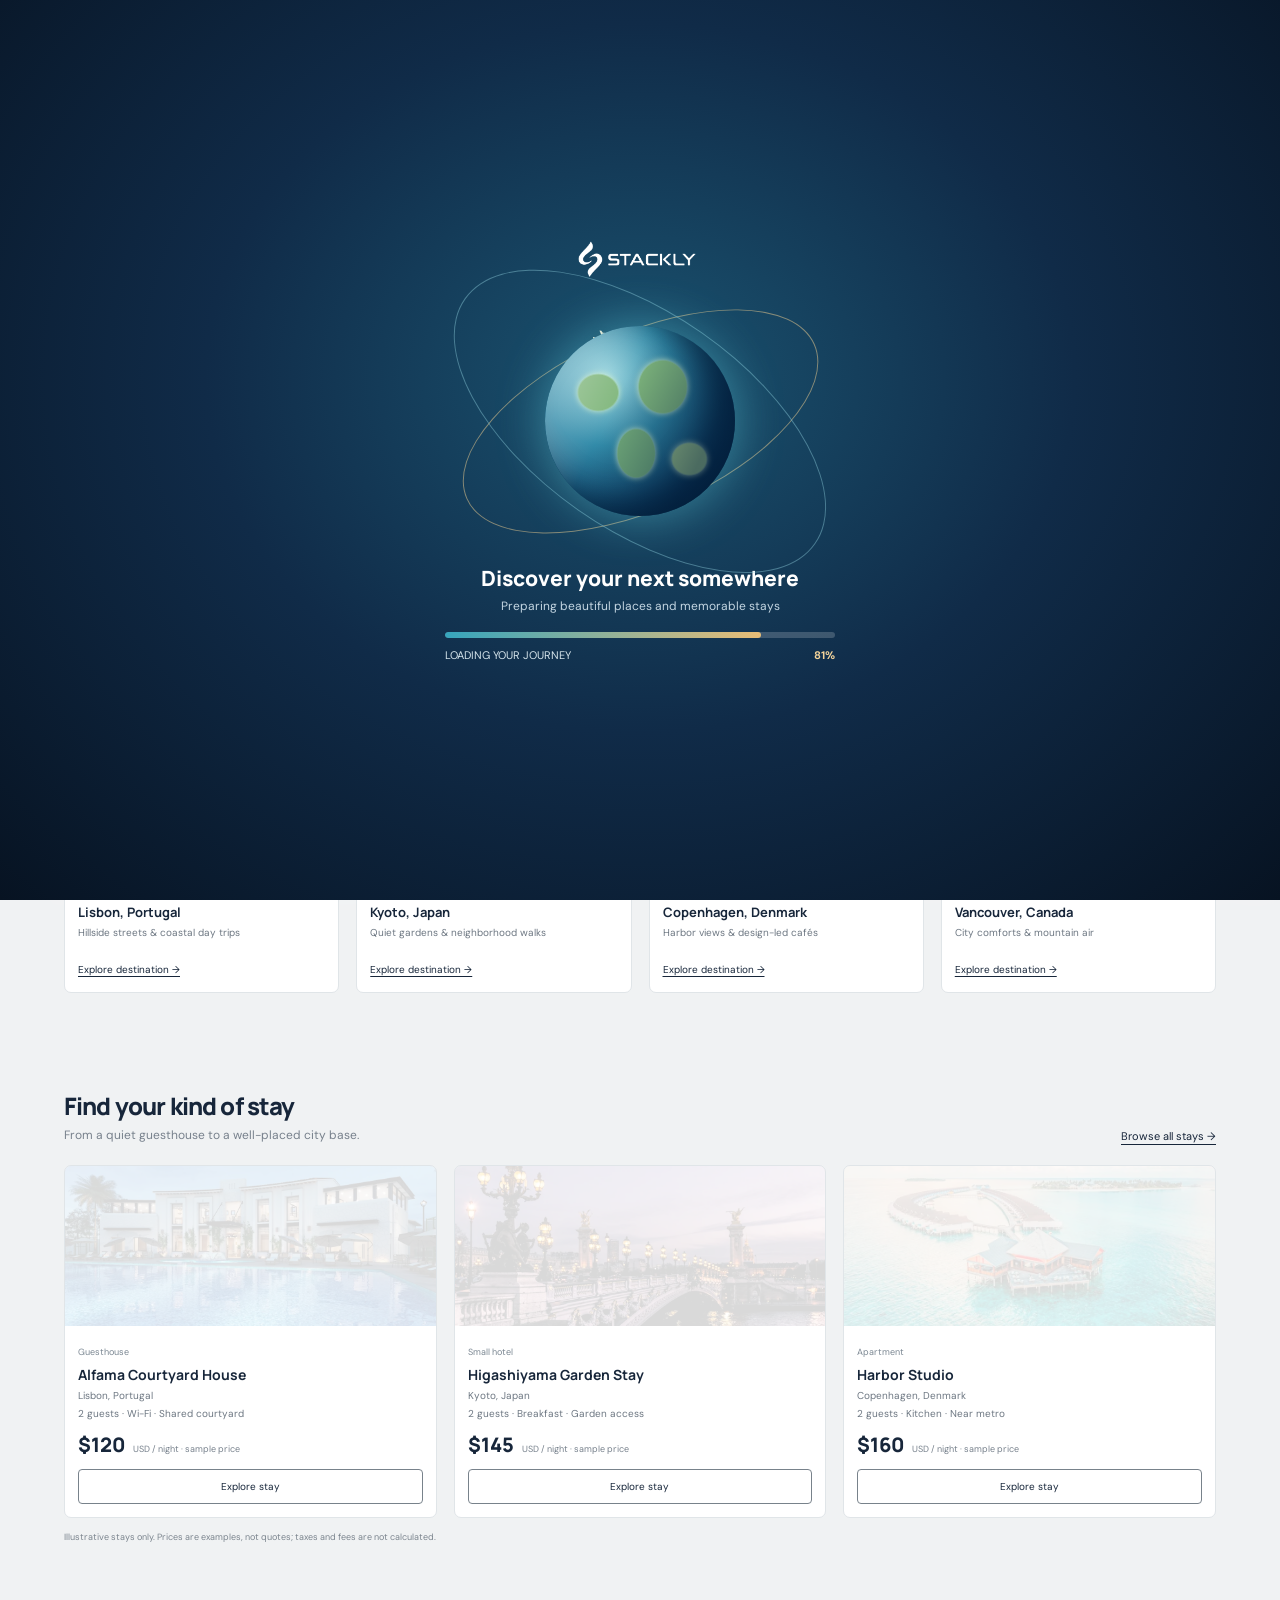
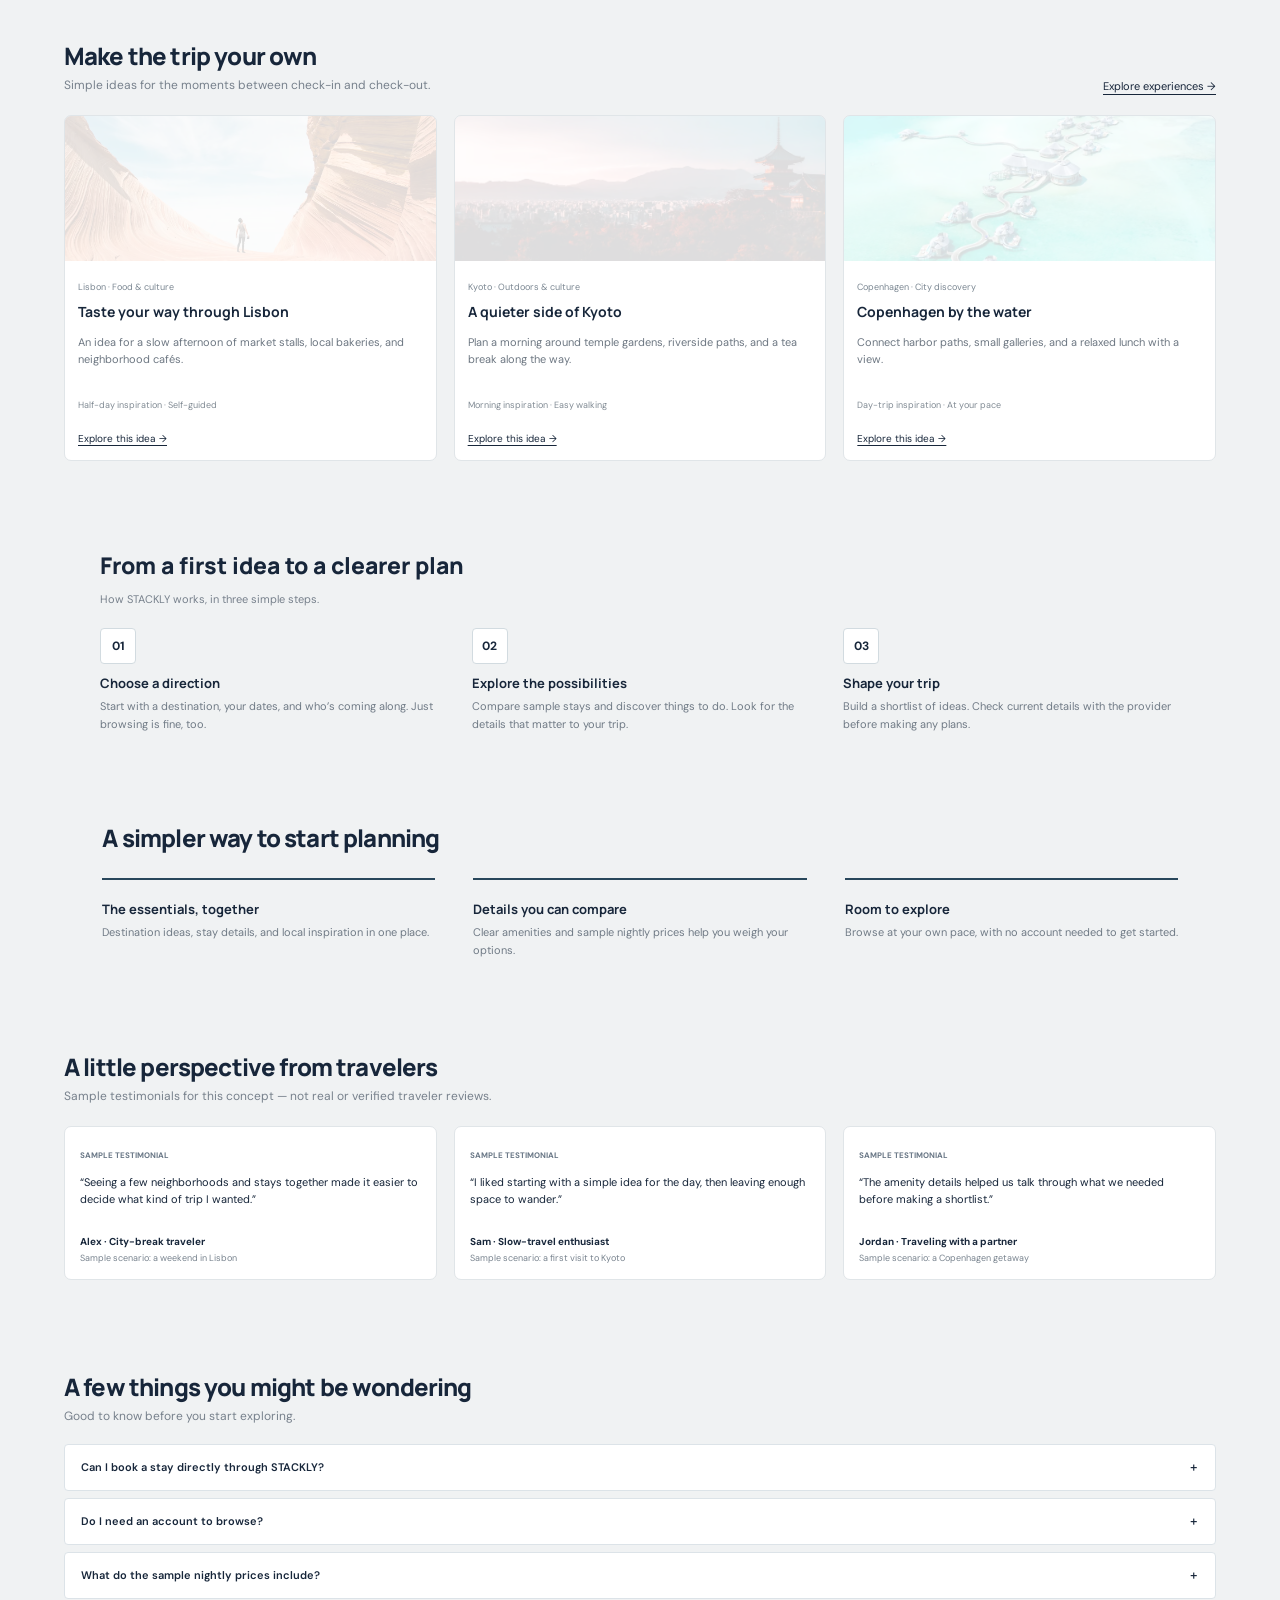
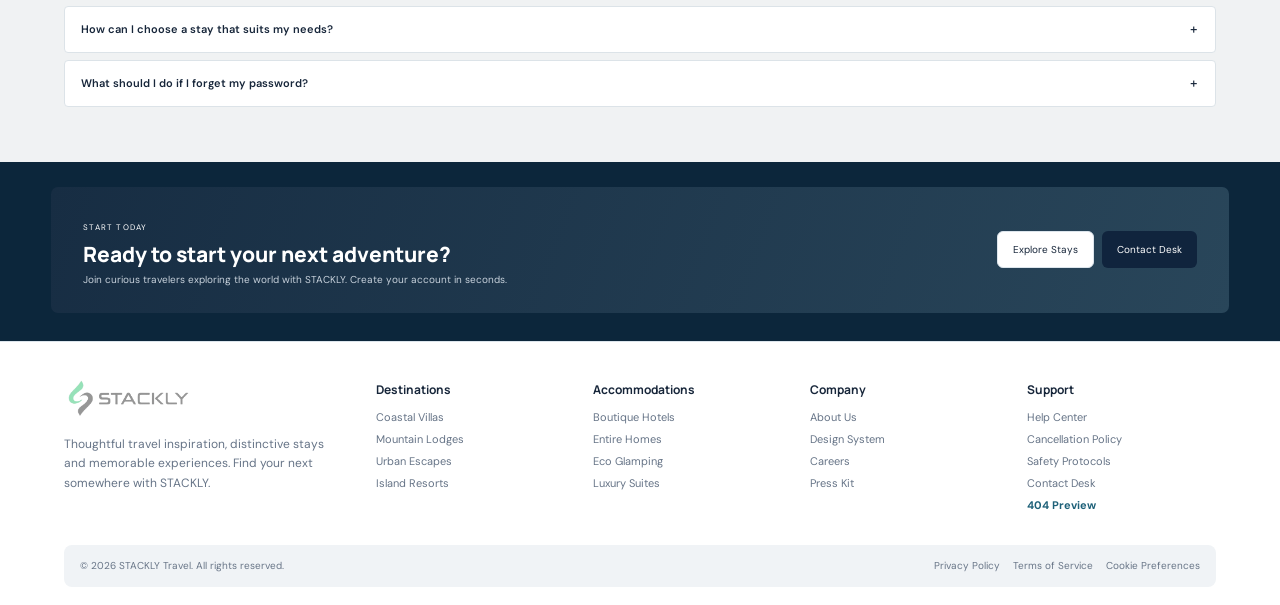
<file: index.html>
<!DOCTYPE html>
<html lang="en">
 <head>
  <meta charset="utf-8"/>
  <meta content="width=device-width,initial-scale=1" name="viewport"/>
  <meta content="#10243d" name="theme-color"/>
  <title>
   STACKLY | Your next trip starts here
  </title>
  <link href="common.css" rel="stylesheet"/>
  <link href="landing.css" rel="stylesheet"/>
 </head>
 <body>
  <main>
   <section class="hero">
    <div class="hero-inner">
     <div class="hero-copy">
      <span class="eyebrow">
       EXPLORE WITH STACKLY
      </span>
      <h1>
       Your next trip,
       <br/>
       <em>
        starting here.
       </em>
      </h1>
      <p>
       Find a place that feels like you. Explore destinations, compare stays, and make room for something new.
      </p>
     </div>
     <div class="hero-photo image-rotator" data-images="assets/home hero.webp|assets/destination/destination hero.webp|assets/hotels/hotel hero.webp">
      <img alt="A beautiful travel destination" src="assets/home hero.webp"/>
      <span>
       ✦ Find your somewhere
      </span>
     </div>
    </div>
    <form class="search-panel" id="tripSearch">
     <h2>
      &telrec;　Where would you like to go?
     </h2>
     <div class="search-grid">
      <label>
       Destination
       <input id="destination" placeholder="City or region" required=""/>
      </label>
      <label>
       Check-in
       <input id="checkin" required="" type="date"/>
      </label>
      <label>
       Check-out
       <input id="checkout" required="" type="date"/>
      </label>
      <label>
       Guests
       <select>
        <option>
         2 adults
        </option>
        <option>
         1 adult
        </option>
        <option>
         3 adults
        </option>
        <option>
         4 adults
        </option>
        <option>
         Family
        </option>
       </select>
      </label>
      <button class="btn" type="submit">
       Search　&rarr;
      </button>
     </div>
     <small>
      Browse inspiration without an account. Sample listings and prices; no live availability.
     </small>
     <p aria-live="polite" class="feedback" id="searchMessage">
     </p>
    </form>
   </section>
   <section class="section white">
    <div class="section-head">
     <div>
      <h2>
       Popular destinations
      </h2>
      <p>
       A few places to get your ideas going.
      </p>
     </div>
     <a href="404.html">
      Explore destinations &rarr;
     </a>
    </div>
    <div class="destination-grid" id="destinations">
     <article class="destination-card reveal">
      <a class="card-photo image-rotator" data-images="assets/destination/thailand.webp|assets/destination/thailand hover.webp|assets/destination/travel inspiration.webp" href="#">
       <img alt="Lisbon coast" src="assets/destination/thailand.webp"/>
      </a>
      <div>
       <h3>
        Lisbon, Portugal
       </h3>
       <p>
        Hillside streets &amp; coastal day trips
       </p>
       <a href="404.html">
        Explore destination &rarr;
       </a>
      </div>
     </article>
     <article class="destination-card reveal">
      <a class="card-photo image-rotator" data-images="assets/destination/japan.webp|assets/destination/japan hover.webp|assets/hotels/paris hover.webp" href="#">
       <img alt="Kyoto Japan" src="assets/destination/japan.webp"/>
      </a>
      <div>
       <h3>
        Kyoto, Japan
       </h3>
       <p>
        Quiet gardens &amp; neighborhood walks
       </p>
       <a href="404.html">
        Explore destination &rarr;
       </a>
      </div>
     </article>
     <article class="destination-card reveal">
      <a class="card-photo image-rotator" data-images="assets/flights/paris.webp|assets/hotels/switserland hover.webp|assets/hotels/hotel intro.webp" href="#">
       <img alt="Copenhagen harbor" src="assets/flights/paris.webp"/>
      </a>
      <div>
       <h3>
        Copenhagen, Denmark
       </h3>
       <p>
        Harbor views &amp; design-led caf&eacute;s
       </p>
       <a href="404.html">
        Explore destination &rarr;
       </a>
      </div>
     </article>
     <article class="destination-card reveal">
      <a class="card-photo image-rotator" data-images="assets/destination/thailand hover.webp|assets/hotels/maldives hover img.webp|assets/flights/maldives.webp" href="#">
       <img alt="Vancouver mountains" src="assets/destination/thailand hover.webp"/>
      </a>
      <div>
       <h3>
        Vancouver, Canada
       </h3>
       <p>
        City comforts &amp; mountain air
       </p>
       <a href="404.html">
        Explore destination &rarr;
       </a>
      </div>
     </article>
    </div>
   </section>
   <section class="section soft">
    <div class="section-head">
     <div>
      <h2>
       Find your kind of stay
      </h2>
      <p>
       From a quiet guesthouse to a well-placed city base.
      </p>
     </div>
     <a href="404.html">
      Browse all stays &rarr;
     </a>
    </div>
    <div class="stay-grid" id="stays">
     <article class="stay-card reveal">
      <a class="stay-photo image-rotator" data-images="assets/hotels/hotel intro.webp|assets/hotels/bali hover.webp|assets/hotels/hotel experience img.webp" href="#">
       <img alt="Courtyard guesthouse" src="assets/hotels/hotel intro.webp"/>
      </a>
      <div class="stay-body">
       <small>
        Guesthouse
       </small>
       <h3>
        Alfama Courtyard House
       </h3>
       <p>
        Lisbon, Portugal
       </p>
       <p>
        2 guests &middot; Wi-Fi &middot; Shared courtyard
       </p>
       <div class="price">
        <b>
         $120
        </b>
        <span>
         USD / night &middot; sample price
        </span>
       </div>
       <a class="outline-btn" href="404.html">
        Explore stay
       </a>
      </div>
     </article>
     <article class="stay-card reveal">
      <a class="stay-photo image-rotator" data-images="assets/hotels/paris hover.webp|assets/hotels/dubai hover img.webp|assets/hotels/manali hover.webp" href="#">
       <img alt="Small boutique hotel" src="assets/hotels/paris hover.webp"/>
      </a>
      <div class="stay-body">
       <small>
        Small hotel
       </small>
       <h3>
        Higashiyama Garden Stay
       </h3>
       <p>
        Kyoto, Japan
       </p>
       <p>
        2 guests &middot; Breakfast &middot; Garden access
       </p>
       <div class="price">
        <b>
         $145
        </b>
        <span>
         USD / night &middot; sample price
        </span>
       </div>
       <a class="outline-btn" href="404.html">
        Explore stay
       </a>
      </div>
     </article>
     <article class="stay-card reveal">
      <a class="stay-photo image-rotator" data-images="assets/hotels/maldives hover img.webp|assets/hotels/switserland hover.webp|assets/hotels/bali hover.webp" href="#">
       <img alt="Harbor studio apartment" src="assets/hotels/maldives hover img.webp"/>
      </a>
      <div class="stay-body">
       <small>
        Apartment
       </small>
       <h3>
        Harbor Studio
       </h3>
       <p>
        Copenhagen, Denmark
       </p>
       <p>
        2 guests &middot; Kitchen &middot; Near metro
       </p>
       <div class="price">
        <b>
         $160
        </b>
        <span>
         USD / night &middot; sample price
        </span>
       </div>
       <a class="outline-btn" href="404.html">
        Explore stay
       </a>
      </div>
     </article>
    </div>
    <p class="disclaimer">
     Illustrative stays only. Prices are examples, not quotes; taxes and fees are not calculated.
    </p>
   </section>
   <section class="section white">
    <div class="section-head">
     <div>
      <h2>
       Make the trip your own
      </h2>
      <p>
       Simple ideas for the moments between check-in and check-out.
      </p>
     </div>
     <a href="#experiences">
      Explore experiences &rarr;
     </a>
    </div>
    <div class="experience-grid" id="experiences">
     <article class="experience-card reveal">
      <a class="experience-photo image-rotator" data-images="assets/destination/travel inspiration.webp|assets/destination/japan.webp|assets/destination/japan hover.webp" href="#">
       <img alt="Lisbon food and culture" src="assets/destination/travel inspiration.webp"/>
      </a>
      <div>
       <small>
        Lisbon &middot; Food &amp; culture
       </small>
       <h3>
        Taste your way through Lisbon
       </h3>
       <p>
        An idea for a slow afternoon of market stalls, local bakeries, and neighborhood caf&eacute;s.
       </p>
       <span>
        Half-day inspiration &middot; Self-guided
       </span>
       <a href="404.html">
        Explore this idea &rarr;
       </a>
      </div>
     </article>
     <article class="experience-card reveal">
      <a class="experience-photo image-rotator" data-images="assets/destination/japan.webp|assets/destination/japan hover.webp|assets/hotels/paris hover.webp" href="#">
       <img alt="Kyoto gardens" src="assets/destination/japan.webp"/>
      </a>
      <div>
       <small>
        Kyoto &middot; Outdoors &amp; culture
       </small>
       <h3>
        A quieter side of Kyoto
       </h3>
       <p>
        Plan a morning around temple gardens, riverside paths, and a tea break along the way.
       </p>
       <span>
        Morning inspiration &middot; Easy walking
       </span>
       <a href="404.html">
        Explore this idea &rarr;
       </a>
      </div>
     </article>
     <article class="experience-card reveal">
      <a class="experience-photo image-rotator" data-images="assets/flights/maldives.webp|assets/hotels/maldives hover img.webp|assets/destination/thailand.webp" href="#">
       <img alt="Harbor waterfront" src="assets/flights/maldives.webp"/>
      </a>
      <div>
       <small>
        Copenhagen &middot; City discovery
       </small>
       <h3>
        Copenhagen by the water
       </h3>
       <p>
        Connect harbor paths, small galleries, and a relaxed lunch with a view.
       </p>
       <span>
        Day-trip inspiration &middot; At your pace
       </span>
       <a href="404.html">
        Explore this idea &rarr;
       </a>
      </div>
     </article>
    </div>
   </section>
   <section class="process">
    <div class="process-inner">
     <h2>
      From a first idea to a clearer plan
     </h2>
     <p>
      How STACKLY works, in three simple steps.
     </p>
     <div class="steps">
      <article>
       <b>
        01
       </b>
       <h3>
        Choose a direction
       </h3>
       <p>
        Start with a destination, your dates, and who&rsquo;s coming along. Just browsing is fine, too.
       </p>
      </article>
      <article>
       <b>
        02
       </b>
       <h3>
        Explore the possibilities
       </h3>
       <p>
        Compare sample stays and discover things to do. Look for the details that matter to your trip.
       </p>
      </article>
      <article>
       <b>
        03
       </b>
       <h3>
        Shape your trip
       </h3>
       <p>
        Build a shortlist of ideas. Check current details with the provider before making any plans.
       </p>
      </article>
     </div>
    </div>
   </section>
   <section class="section white benefits">
    <h2>
     A simpler way to start planning
    </h2>
    <div class="benefit-grid">
     <article>
      <h3>
       The essentials, together
      </h3>
      <p>
       Destination ideas, stay details, and local inspiration in one place.
      </p>
     </article>
     <article>
      <h3>
       Details you can compare
      </h3>
      <p>
       Clear amenities and sample nightly prices help you weigh your options.
      </p>
     </article>
     <article>
      <h3>
       Room to explore
      </h3>
      <p>
       Browse at your own pace, with no account needed to get started.
      </p>
     </article>
    </div>
   </section>
   <section class="testimonials">
    <div class="section-head">
     <div>
      <h2>
       A little perspective from travelers
      </h2>
      <p>
       Sample testimonials for this concept &mdash; not real or verified traveler reviews.
      </p>
     </div>
    </div>
    <div class="testimonial-grid">
     <article>
      <small>
       SAMPLE TESTIMONIAL
      </small>
      <p>
       &ldquo;Seeing a few neighborhoods and stays together made it easier to decide what kind of trip I wanted.&rdquo;
      </p>
      <b>
       Alex &middot; City-break traveler
      </b>
      <span>
       Sample scenario: a weekend in Lisbon
      </span>
     </article>
     <article>
      <small>
       SAMPLE TESTIMONIAL
      </small>
      <p>
       &ldquo;I liked starting with a simple idea for the day, then leaving enough space to wander.&rdquo;
      </p>
      <b>
       Sam &middot; Slow-travel enthusiast
      </b>
      <span>
       Sample scenario: a first visit to Kyoto
      </span>
     </article>
     <article>
      <small>
       SAMPLE TESTIMONIAL
      </small>
      <p>
       &ldquo;The amenity details helped us talk through what we needed before making a shortlist.&rdquo;
      </p>
      <b>
       Jordan &middot; Traveling with a partner
      </b>
      <span>
       Sample scenario: a Copenhagen getaway
      </span>
     </article>
    </div>
   </section>
   <section class="section white faq">
    <h2>
     A few things you might be wondering
    </h2>
    <p>
     Good to know before you start exploring.
    </p>
    <div class="faq-list">
     <details>
      <summary>
       Can I book a stay directly through STACKLY?
       <b>
        ＋
       </b>
      </summary>
      <p>
       This frontend concept is for browsing and inspiration. Contact the accommodation provider to confirm availability and make a reservation.
      </p>
     </details>
     <details>
      <summary>
       Do I need an account to browse?
       <b>
        ＋
       </b>
      </summary>
      <p>
       No. You can explore destinations, sample stays, and trip ideas without creating an account.
      </p>
     </details>
     <details>
      <summary>
       What do the sample nightly prices include?
       <b>
        ＋
       </b>
      </summary>
      <p>
       They are illustrative examples only and are not live quotes. Taxes, fees, and availability are not calculated.
      </p>
     </details>
     <details>
      <summary>
       How can I choose a stay that suits my needs?
       <b>
        ＋
       </b>
      </summary>
      <p>
       Compare location, amenities, guest capacity, and the details that matter most to your trip.
      </p>
     </details>
     <details>
      <summary>
       What should I do if I forget my password?
       <b>
        ＋
       </b>
      </summary>
      <p>
       Use the Forgot Password link on the sign-in page to see the reset-flow demo.
      </p>
     </details>
    </div>
   </section>
   <section class="cta">
    <div>
     <small>
      START TODAY
     </small>
     <h2>
      Ready to start your next adventure?
     </h2>
     <p>
      Join curious travelers exploring the world with STACKLY. Create your account in seconds.
     </p>
    </div>
    <div>
     <a class="btn btn-light" href="404.html">
      Explore Stays
     </a>
     <a class="btn" href="support.html">
      Contact Desk
     </a>
    </div>
   </section>
  </main>
  <script src="common.js">
  </script>
  <script src="landing.js">
  </script>
 </body>
</html>
</file>
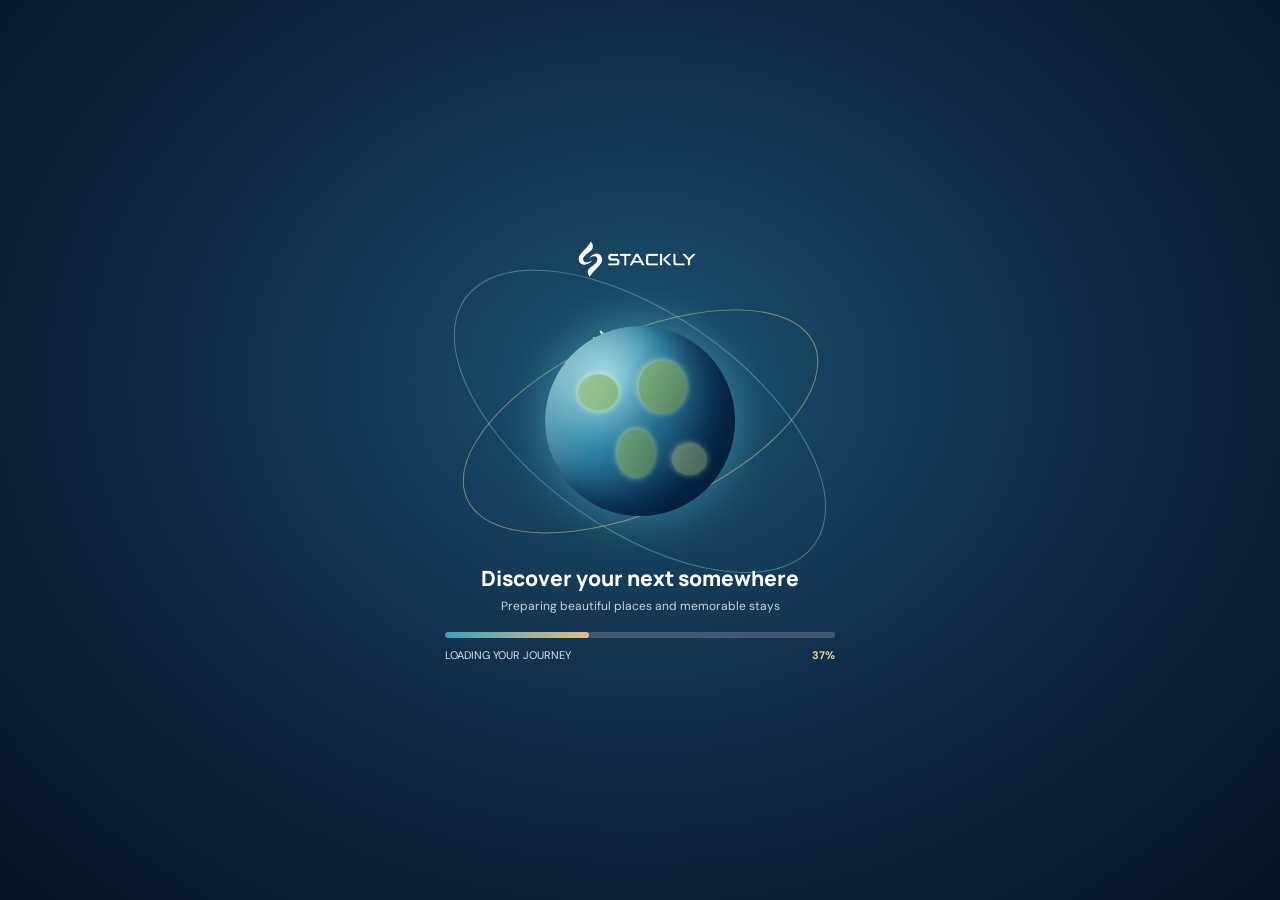
<file: forgot-password.html>
<!DOCTYPE html>
<html lang="en">
 <head>
  <meta charset="utf-8"/>
  <meta content="width=device-width,initial-scale=1" name="viewport"/>
  <title>
   STACKLY | Forgot Password
  </title>
  <link href="common.css" rel="stylesheet"/>
  <link href="auth.css" rel="stylesheet"/>
 </head>
 <body>
  <main class="auth-shell">
   <div class="auth-bg image-rotator" data-images="assets/hotels/hotel intro.webp|assets/booking/booking hero.webp|assets/about/about hero.webp">
    <img alt="Travel destination" src="assets/hotels/hotel intro.webp"/>
   </div>
   <div class="auth-topnote">
    <span>Forgot Password</span>
    <a class="auth-home-link" href="index.html" aria-label="Back to STACKLY home">← Back to Home</a>
   </div>
   <section class="auth-panel">
    <h1>
     Forgot your password?
    </h1>
    <p>
     Enter the email you used for STACKLY. We&rsquo;ll send instructions to reset your password.
    </p>
    <form id="authForm">
     <label class="auth-field">
      Email address
      <input autocomplete="email" name="email" placeholder="you@example.com" required="" type="email"/>
     </label>
     <button class="auth-submit">
      Send Reset Link
     </button>
     <p class="auth-switch">
      <a class="auth-link" href="signin.html">
       Back to Sign In
      </a>
     </p>
    </form>
    <div aria-live="polite" class="auth-message" id="authMessage">
    </div>
   </section>
   <div class="auth-footer">
    <a href="#">
     Privacy
    </a>
    <a href="#">
     Terms
    </a>
    <a href="support.html">
     Help
    </a>
   </div>
  </main>
  <script src="common.js">
  </script>
  <script src="auth.js">
  </script>
 </body>
</html>
</file>
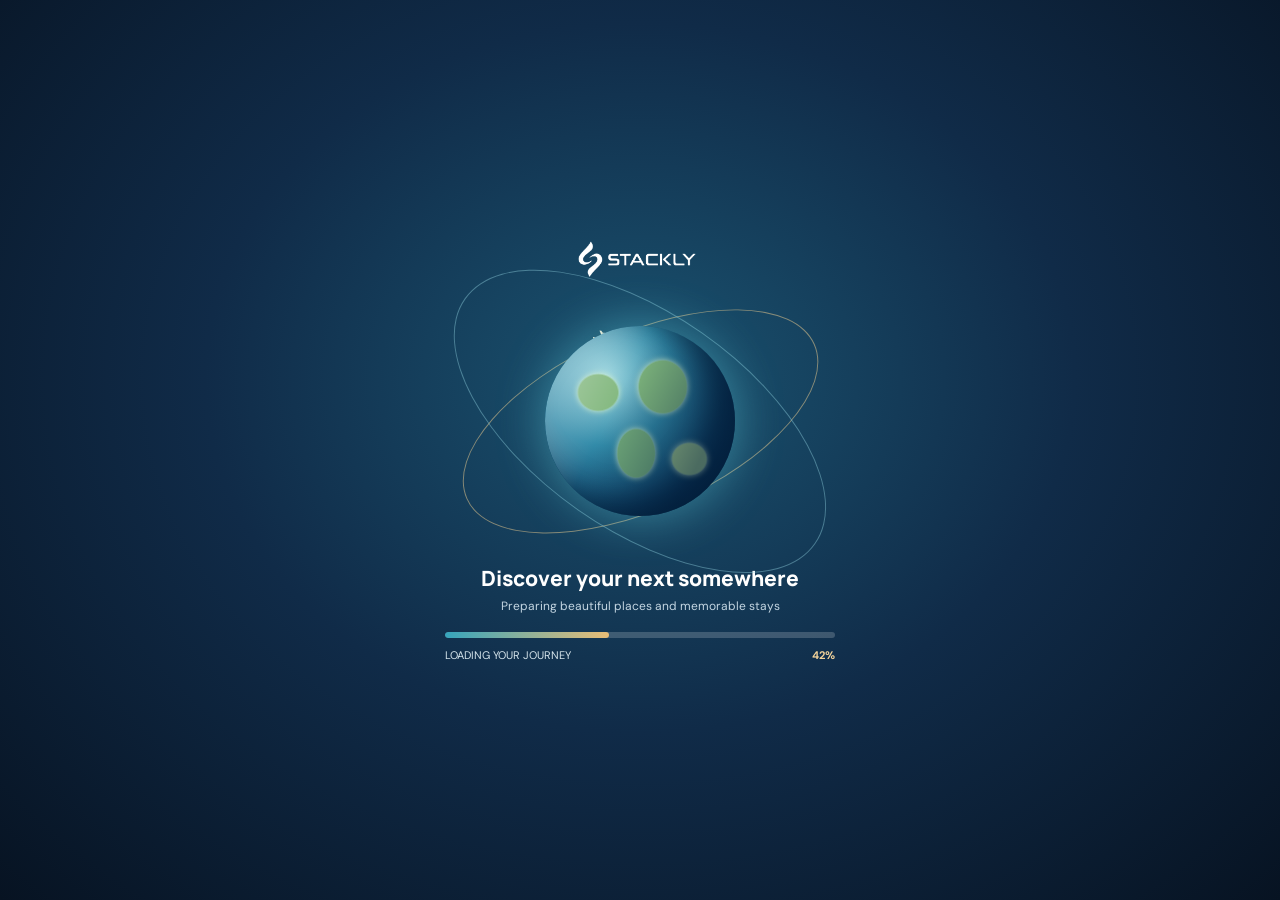
<file: reset-link.html>
<!DOCTYPE html>
<html lang="en">
 <head>
  <meta charset="utf-8"/>
  <meta content="width=device-width,initial-scale=1" name="viewport"/>
  <title>
   STACKLY | Reset Link
  </title>
  <link href="common.css" rel="stylesheet"/>
  <link href="auth.css" rel="stylesheet"/>
 </head>
 <body>
  <main class="auth-shell">
   <div class="auth-bg image-rotator" data-images="assets/hotels/hotel intro.webp|assets/booking/booking hero.webp|assets/about/about hero.webp">
    <img alt="Travel destination" src="assets/hotels/hotel intro.webp"/>
   </div>
   <div class="auth-topnote">
    <span>Reset Link</span>
    <a class="auth-home-link" href="index.html" aria-label="Back to STACKLY home">← Back to Home</a>
   </div>
   <section class="auth-panel">
    <h1>
     Check your inbox
    </h1>
    <p>
     If an account exists for this email, you&rsquo;ll receive a password reset link shortly.
    </p>
    <form id="authForm">
     <div class="auth-notice">
      <b>
       Haven&rsquo;t received an email?
      </b>
      Check your spam folder and allow a few minutes. You can request another link after the countdown.
     </div>
     <button class="auth-submit" onclick="location.href='signin.html'" type="button">
      Back to Sign In
     </button>
     <button class="auth-submit auth-disabled" disabled="" id="resendButton" style="margin-top:10px" type="button">
      Resend link in 60s
     </button>
     <p class="auth-switch">
      <a class="auth-link" href="forgot-password.html">
       Use a different email
      </a>
     </p>
    </form>
    <div aria-live="polite" class="auth-message" id="authMessage">
    </div>
   </section>
   <div class="auth-footer">
    <a href="#">
     Privacy
    </a>
    <a href="#">
     Terms
    </a>
    <a href="support.html">
     Help
    </a>
   </div>
  </main>
  <script src="common.js">
  </script>
  <script src="auth.js">
  </script>
 </body>
</html>
</file>
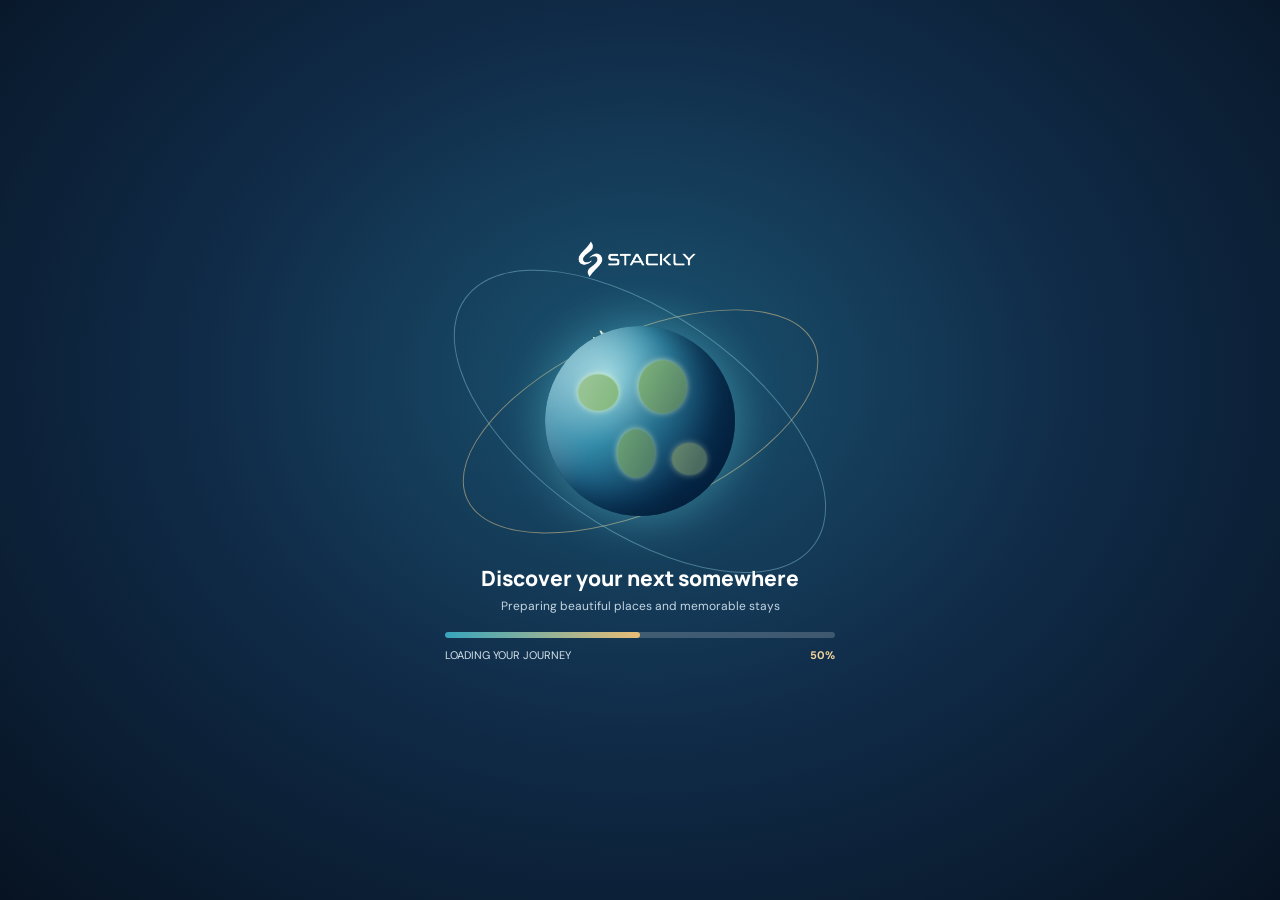
<file: signin.html>
<!DOCTYPE html>
<html lang="en">
 <head>
  <meta charset="utf-8"/>
  <meta content="width=device-width,initial-scale=1" name="viewport"/>
  <title>
   STACKLY | Sign In
  </title>
  <link href="common.css" rel="stylesheet"/>
  <link href="auth.css" rel="stylesheet"/>
 </head>
 <body>
  <main class="auth-shell">
   <div class="auth-bg image-rotator" data-images="assets/home hero.webp|assets/destination/destination hero.webp|assets/hotels/hotel hero.webp">
    <img alt="Travel destination" src="assets/home hero.webp"/>
   </div>
   <div class="auth-topnote">
    <span>Sign In</span>
    <a class="auth-home-link" href="index.html" aria-label="Back to STACKLY home">← Back to Home</a>
   </div>
   <section class="auth-panel">
    <h1>
     Welcome back
    </h1>
    <p>
     Sign in to your STACKLY account.
    </p>
    <form id="authForm">
     <label class="auth-field">
      Email address
      <input autocomplete="email" name="email" placeholder="you@example.com" required="" type="email"/>
     </label>
     <label class="auth-field">
      Password
      <span class="password-wrap">
       <input autocomplete="current-password" minlength="8" name="password" placeholder="Enter your password" required="" type="password"/>
       <button aria-label="Show password" class="password-toggle" type="button">
        ◉
       </button>
      </span>
     </label>
     <div class="auth-row">
      <label class="auth-check">
       <input type="checkbox"/>
       Remember me on this device
      </label>
      <a class="auth-link" href="forgot-password.html">
       Forgot Password?
      </a>
     </div>
     <button class="auth-submit">
      Sign In
     </button>
     <p class="auth-switch">
      New to STACKLY?
      <br/>
      <a class="auth-link" href="signup.html">
       Create Account
      </a>
     </p>
    </form>
    <div aria-live="polite" class="auth-message" id="authMessage">
    </div>
   </section>
   <div class="auth-footer">
    <a href="#">
     Privacy
    </a>
    <a href="#">
     Terms
    </a>
    <a href="support.html">
     Help
    </a>
   </div>
  </main>
  <script src="common.js">
  </script>
  <script src="auth.js">
  </script>
 </body>
</html>
</file>
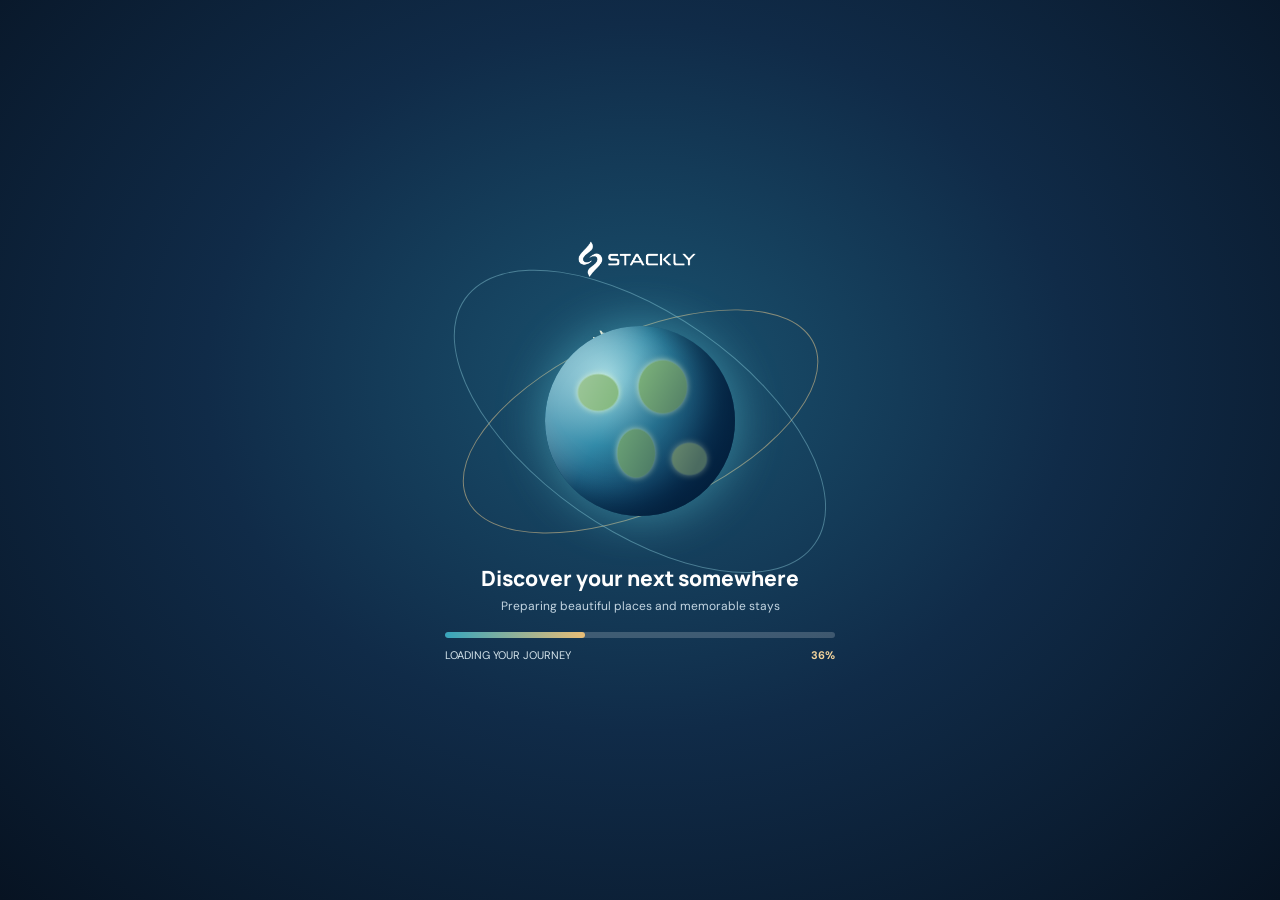
<file: signup.html>
<!DOCTYPE html>
<html lang="en">
 <head>
  <meta charset="utf-8"/>
  <meta content="width=device-width,initial-scale=1" name="viewport"/>
  <title>
   STACKLY | Create Account
  </title>
  <link href="common.css" rel="stylesheet"/>
  <link href="auth.css" rel="stylesheet"/>
 </head>
 <body>
  <main class="auth-shell">
   <div class="auth-bg image-rotator" data-images="assets/home hero.webp|assets/destination/destination hero.webp|assets/hotels/hotel hero.webp">
    <img alt="Travel destination" src="assets/home hero.webp"/>
   </div>
   <div class="auth-topnote">
    <span>Create Account</span>
    <a class="auth-home-link" href="index.html" aria-label="Back to STACKLY home">← Back to Home</a>
   </div>
   <section class="auth-panel">
    <h1>
     Start with an account
    </h1>
    <p>
     Create your STACKLY account. All fields are required.
    </p>
    <form id="authForm">
     <label class="auth-field">
      Full name
      <input autocomplete="name" name="name" placeholder="Your full name" required=""/>
     </label>
     <label class="auth-field">
      Email address
      <input autocomplete="email" name="email" placeholder="you@example.com" required="" type="email"/>
     </label>
     <label class="auth-field">
      Password
      <span class="password-wrap">
       <input minlength="8" name="password" placeholder="Create a password" required="" type="password"/>
       <button aria-label="Show password" class="password-toggle" type="button">
        ◉
       </button>
      </span>
      <small class="password-hint">
       Use at least 8 characters, including a letter and a number.
      </small>
     </label>
     <label class="auth-check">
      <input required="" type="checkbox"/>
      I agree to the Terms of Service and acknowledge the Privacy Policy.
     </label>
     <div style="height:14px">
     </div>
     <button class="auth-submit">
      Create Account
     </button>
     <p class="auth-switch">
      Already have an account?
      <br/>
      <a class="auth-link" href="signin.html">
       Sign In
      </a>
     </p>
    </form>
    <div aria-live="polite" class="auth-message" id="authMessage">
    </div>
   </section>
   <div class="auth-footer">
    <a href="#">
     Privacy
    </a>
    <a href="#">
     Terms
    </a>
    <a href="support.html">
     Help
    </a>
   </div>
  </main>
  <script src="common.js">
  </script>
  <script src="auth.js">
  </script>
 </body>
</html>
</file>
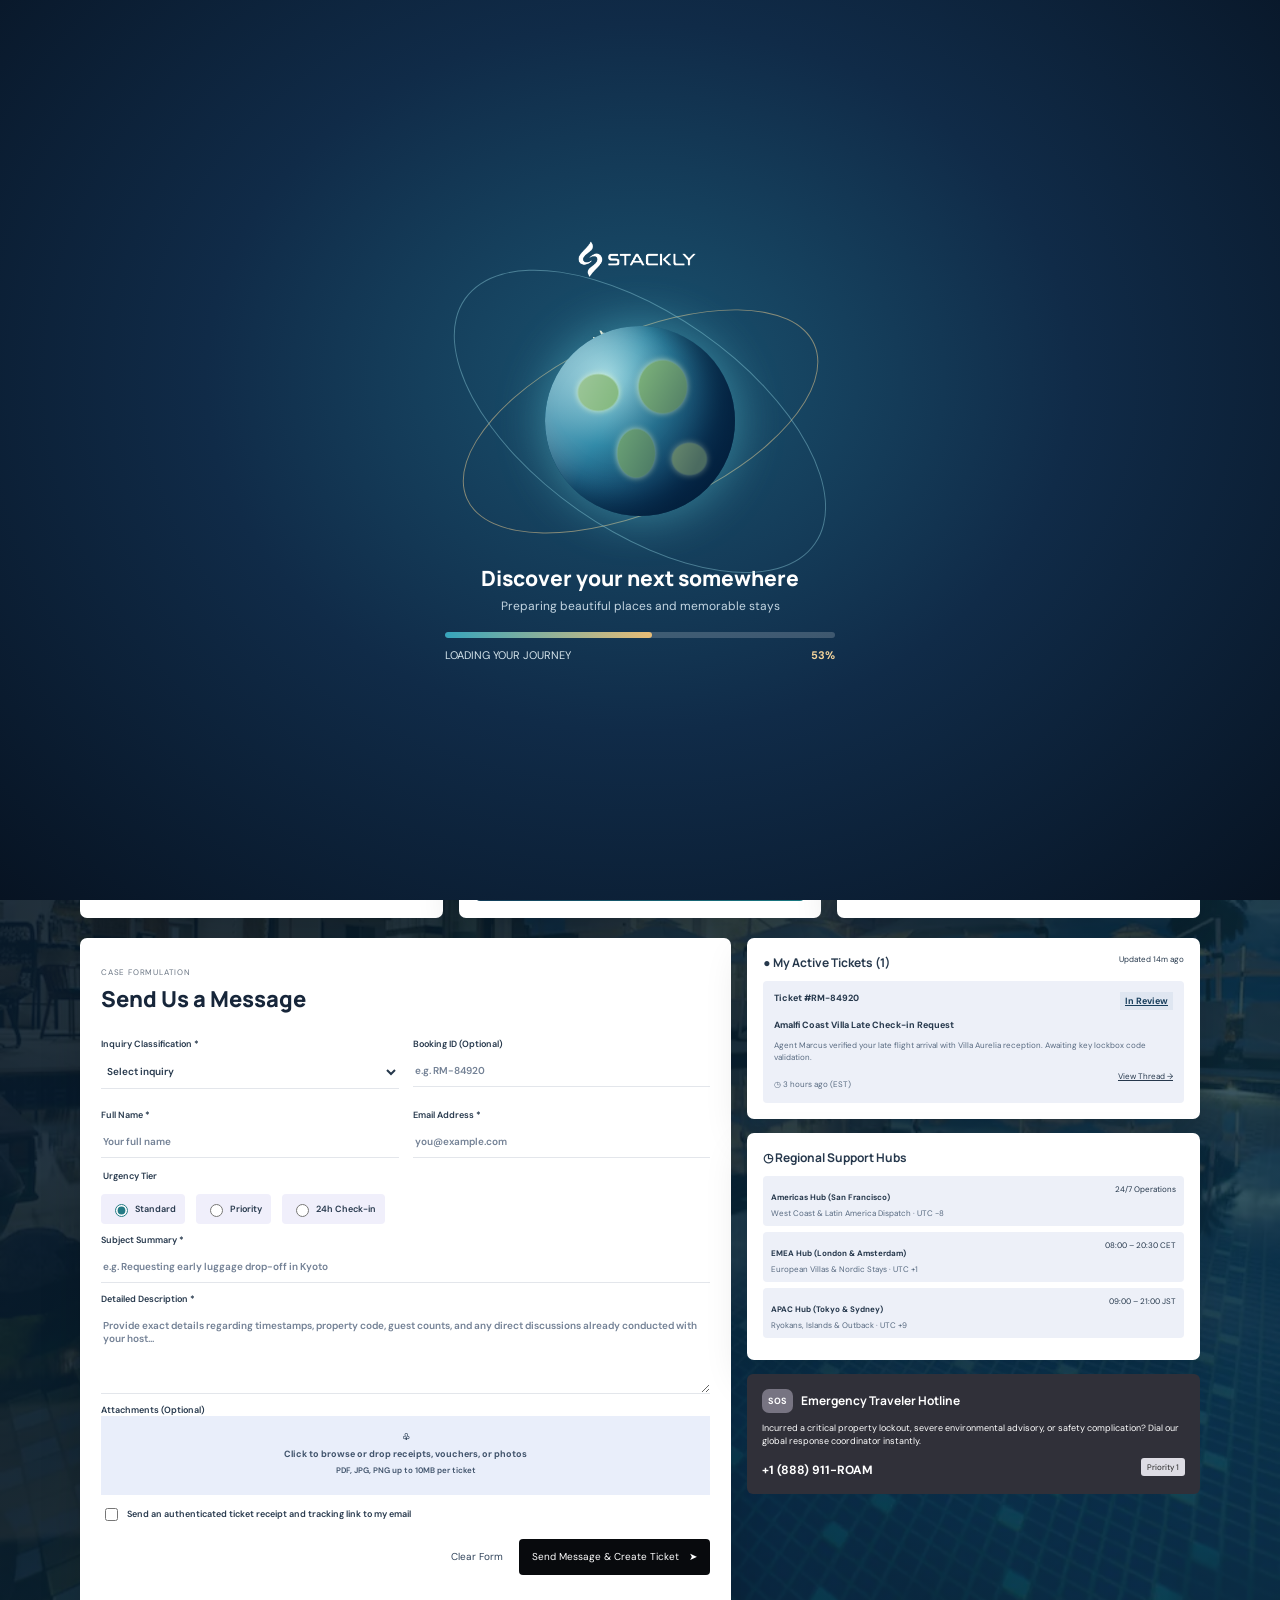
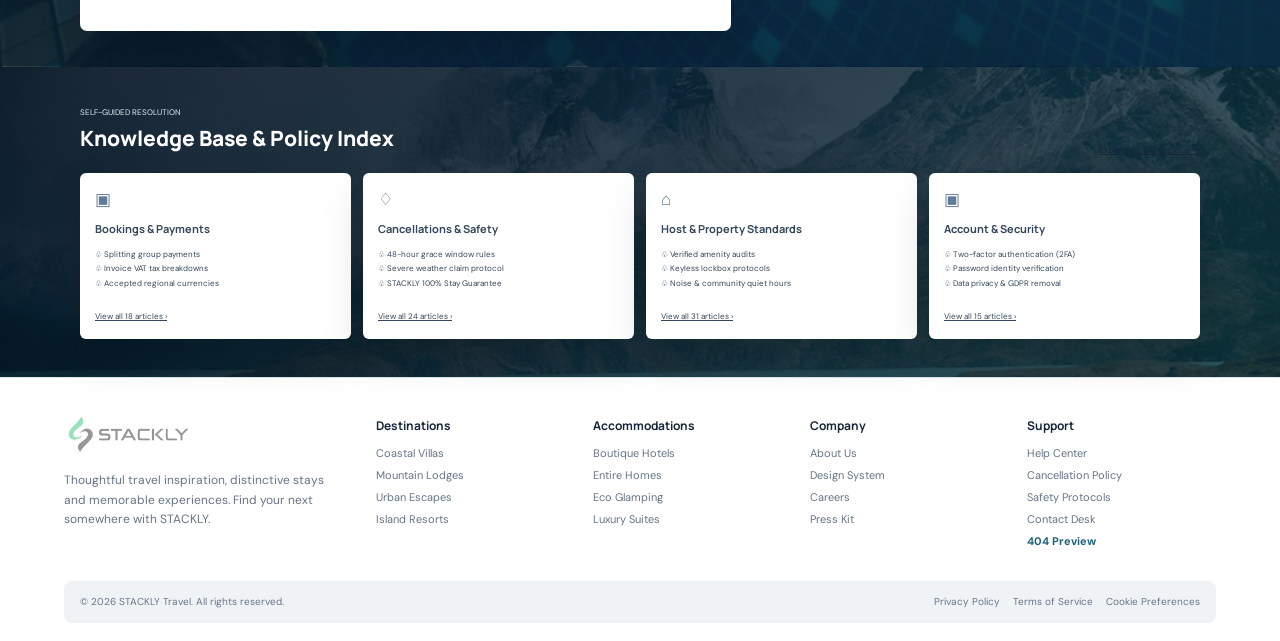
<file: support.html>
<!DOCTYPE html>
<html lang="en">
 <head>
  <meta charset="utf-8"/>
  <meta content="width=device-width,initial-scale=1" name="viewport"/>
  <title>
   STACKLY | Support Desk
  </title>
  <link href="common.css" rel="stylesheet"/>
  <link href="support.css" rel="stylesheet"/>
 </head>
 <body>
  <main>
   <section class="support-hero">
    <div class="wrap">
     <a class="support-home-link" href="index.html">
      &larr; Back to Home
     </a>
     <small class="eyebrow-support">
      ● GLOBAL CONCIERGE NETWORK &middot; 24/7 ACTIVE
     </small>
     <div class="support-title">
      <div>
       <h1>
        Contact STACKLY Support Desk
       </h1>
       <p>
        Have a question about your booking, host communication, or custom itinerary? Our team and verified regional concierge hubs are ready around the clock.
       </p>
      </div>
      <div class="shield">
       ♢
       <span>
        <b>
         STACKLY Travel Shield
        </b>
        <small>
         Active Booking Protection
        </small>
       </span>
      </div>
     </div>
     <form class="help-search" id="helpSearch">
      <input id="helpQuery" placeholder="&telrec;　Search help topics, booking IDs, cancellation policies, or FAQs..."/>
      <button>
       Find　&rarr;
      </button>
      <div class="topics">
       Frequent Inquiries:
       <button data-topic="Modify Reservation" type="button">
        Modify Reservation
       </button>
       <button data-topic="Cancellation &amp; Refunds" type="button">
        Cancellation &amp; Refunds
       </button>
       <button data-topic="Host Verification" type="button">
        Host Verification
       </button>
       <button data-topic="Emergency Assistance" type="button">
        ● Emergency Assistance
       </button>
      </div>
     </form>
     <p aria-live="polite" class="support-search-feedback" id="helpFeedback">
     </p>
    </div>
   </section>
   <section class="support-main">
    <div class="wrap">
     <div class="contact-guide">
      <b>
       How to reach our support team
      </b>
      <span>
       For a written request, complete the message form below. For urgent travel help, use Priority Phone Support or the Emergency Traveler Hotline. Live Chat and Callback buttons show frontend demo responses.
      </span>
      <a href="#ticketForm">
       Go to contact form &darr;
      </a>
     </div>
     <div class="support-options">
      <article class="support-option">
       <div class="support-card-image image-rotator"
        data-images="assets/contact/contact hero.webp|assets/flights/flight experience.webp|assets/hotels/hotel experience img.webp">
        <img alt="Travel concierge assisting a guest" src="assets/contact/contact hero.webp"/>
       </div>
       <div class="option-top">
        <label class="option-select">
         <input aria-label="Select Priority Phone Support" class="option-check" type="checkbox"/>
         <span class="checkmark">
         </span>
        </label>
        <span>
         ● Avg wait: 2 mins
        </span>
       </div>
       <h2>
        Live Concierge Chat
       </h2>
       <p>
        Immediate messaging for in-transit travelers, check-in access pins, and last-mile directions.
       </p>
       <small>
        ♢ Recommended for active same-day stays
       </small>
       <button class="support-button" data-action="chat">
        Start Live Chat　▢
       </button>
      </article>
      <article class="support-option">
       <div class="support-card-image image-rotator"
        data-images="assets/flights/flight experience.webp|assets/flights/flightd hero.webp|assets/booking/booking hero.webp">
        <img alt="Premium flight and travel assistance" src="assets/flights/flight experience.webp"/>
       </div>
       <div class="option-top">
        <label class="option-select">
         <input aria-label="Select Support Ticket" class="option-check" type="checkbox"/>
         <span class="checkmark">
         </span>
        </label>
        <span>
         Toll-Free Priority
        </span>
       </div>
       <h2>
        Priority Phone Support
       </h2>
       <p>
        Direct voice desk for urgent lockbox overrides, flight delays, and instant booking re-routes.
       </p>
       <small>
        +1 (800) 555-ROAM　 Ext: 7626
       </small>
       <button class="support-button pale" data-action="callback">
        Request Callback　♧
       </button>
      </article>
      <article class="support-option">
       <div class="support-card-image image-rotator"
        data-images="assets/hotels/hotel experience img.webp|assets/hotels/hotel hero.webp|assets/booking/booking cta.webp">
        <img alt="Hotel and accommodation support" src="assets/hotels/hotel experience img.webp"/>
       </div>
       <div class="option-top">
        <label class="option-select">
         <input aria-label="Select Live Concierge Chat" class="option-check" type="checkbox"/>
         <span class="checkmark">
         </span>
        </label>
        <span>
         SLA: &lt; 2 HR
        </span>
       </div>
       <h2>
        Submit a Support Ticket
       </h2>
       <p>
        Complex inquiries regarding itemized VAT invoices, security deposit disputes, multi-leg vouchers.
       </p>
       <small>
        ◉ Dedicated case officer assigned
       </small>
       <button class="support-button pale" data-action="ticket">
        Open New Ticket　&nearrow;
       </button>
      </article>
     </div>
     <div class="support-columns">
      <form class="ticket-form" id="ticketForm">
       <small>
        CASE FORMULATION
       </small>
       <h2>
        Send Us a Message
       </h2>
       <div class="field-grid">
        <label>
         Inquiry Classification
         <b>
          *
         </b>
         <select required="">
          <option value="">
           Select inquiry
          </option>
          <option>
           Existing Reservation
          </option>
          <option>
           Cancellation &amp; Refund
          </option>
          <option>
           Property / Host
          </option>
          <option>
           Payment
          </option>
          <option>
           Safety / Emergency
          </option>
         </select>
        </label>
        <label>
         Booking ID (Optional)
         <input placeholder="e.g. RM-84920"/>
        </label>
        <label>
         Full Name
         <b>
          *
         </b>
         <input placeholder="Your full name" required=""/>
        </label>
        <label>
         Email Address
         <b>
          *
         </b>
         <input placeholder="you@example.com" required="" type="email"/>
        </label>
       </div>
       <fieldset>
        <legend>
         Urgency Tier
        </legend>
        <label>
         <input checked="" name="urgency" type="radio" value="Standard"/>
         Standard
        </label>
        <label>
         <input name="urgency" type="radio" value="Priority"/>
         Priority
        </label>
        <label>
         <input name="urgency" type="radio" value="24h"/>
         24h Check-in
        </label>
       </fieldset>
       <label>
        Subject Summary
        <b>
         *
        </b>
        <input placeholder="e.g. Requesting early luggage drop-off in Kyoto" required=""/>
       </label>
       <label>
        Detailed Description
        <b>
         *
        </b>
        <textarea placeholder="Provide exact details regarding timestamps, property code, guest counts, and any direct discussions already conducted with your host..." required="" rows="5"></textarea>
       </label>
       <label>
        Attachments (Optional)
        <input accept="image/*,.pdf,.jpg,.png" class="file-input" id="attachments" multiple="" type="file"/>
        <span class="upload-box" onclick="document.getElementById('attachments').click()">
         ♧
         <b>
          Click to browse or drop receipts, vouchers, or photos
         </b>
         <small>
          PDF, JPG, PNG up to 10MB per ticket
         </small>
         <em id="fileNames">
         </em>
        </span>
       </label>
       <label class="consent">
        <input type="checkbox"/>
        Send an authenticated ticket receipt and tracking link to my email
       </label>
       <div class="form-actions">
        <button class="clear-button" type="reset">
         Clear Form
        </button>
        <button class="support-button">
         Send Message &amp; Create Ticket　➤
        </button>
       </div>
       <p aria-live="polite" class="form-feedback" id="ticketFeedback">
       </p>
      </form>
      <aside class="support-side">
       <section class="side-panel">
        <div class="side-head">
         <h3>
          ● My Active Tickets (1)
         </h3>
         <small>
          Updated 14m ago
         </small>
        </div>
        <div class="active-ticket">
         <b>
          Ticket #RM-84920
          <span>
           <a href="404.html">
            In Review
           </a>
          </span>
         </b>
         <strong>
          Amalfi Coast Villa Late Check-in Request
         </strong>
         <p>
          Agent Marcus verified your late flight arrival with Villa Aurelia reception. Awaiting key lockbox code validation.
         </p>
         <small>
          ◷ 3 hours ago (EST)
          <a href="404.html">
           View Thread &rarr;
          </a>
         </small>
        </div>
       </section>
       <section class="side-panel">
        <h3>
         ◷ Regional Support Hubs
        </h3>
        <div class="hub">
         <b>
          Americas Hub (San Francisco)
         </b>
         <span>
          24/7 Operations
         </span>
         <small>
          West Coast &amp; Latin America Dispatch &middot; UTC -8
         </small>
        </div>
        <div class="hub">
         <b>
          EMEA Hub (London &amp; Amsterdam)
         </b>
         <span>
          08:00 &ndash; 20:30 CET
         </span>
         <small>
          European Villas &amp; Nordic Stays &middot; UTC +1
         </small>
        </div>
        <div class="hub">
         <b>
          APAC Hub (Tokyo &amp; Sydney)
         </b>
         <span>
          09:00 &ndash; 21:00 JST
         </span>
         <small>
          Ryokans, Islands &amp; Outback &middot; UTC +9
         </small>
        </div>
       </section>
       <section class="emergency">
        <div>
         <b>
          SOS
         </b>
         <h3>
          Emergency Traveler Hotline
         </h3>
        </div>
        <p>
         Incurred a critical property lockout, severe environmental advisory, or safety complication? Dial our global response coordinator instantly.
        </p>
        <strong>
         +1 (888) 911-ROAM
        </strong>
        <span>
         Priority 1
        </span>
       </section>
      </aside>
     </div>
    </div>
   </section>
   <section class="knowledge">
    <div class="wrap">
     <div class="knowledge-head">
      <div>
       <small>
        SELF-GUIDED RESOLUTION
       </small>
       <h2>
        Knowledge Base &amp; Policy Index
       </h2>
      </div>
      <a href="404.html">
       Explore all 142 articles &rarr;
      </a>
     </div>
     <div class="knowledge-grid" id="knowledgeCards">
      <article>
       <i>
        ▣
       </i>
       <h3>
        Bookings &amp; Payments
       </h3>
       <p>
        ♧ Splitting group payments
        <br/>
        ♧ Invoice VAT tax breakdowns
        <br/>
        ♧ Accepted regional currencies
       </p>
       <a href="404.html">
        View all 18 articles &rsaquo;
       </a>
      </article>
      <article>
       <i>
        ♢
       </i>
       <h3>
        Cancellations &amp; Safety
       </h3>
       <p>
        ♧ 48-hour grace window rules
        <br/>
        ♧ Severe weather claim protocol
        <br/>
        ♧ STACKLY 100% Stay Guarantee
       </p>
       <a href="404.html">
        View all 24 articles &rsaquo;
       </a>
      </article>
      <article>
       <i>
        ⌂
       </i>
       <h3>
        Host &amp; Property Standards
       </h3>
       <p>
        ♧ Verified amenity audits
        <br/>
        ♧ Keyless lockbox protocols
        <br/>
        ♧ Noise &amp; community quiet hours
       </p>
       <a href="404.html">
        View all 31 articles &rsaquo;
       </a>
      </article>
      <article>
       <i>
        ▣
       </i>
       <h3>
        Account &amp; Security
       </h3>
       <p>
        ♧ Two-factor authentication (2FA)
        <br/>
        ♧ Password identity verification
        <br/>
        ♧ Data privacy &amp; GDPR removal
       </p>
       <a href="404.html">
        View all 15 articles &rsaquo;
       </a>
      </article>
     </div>
    </div>
   </section>
  </main>
  <div aria-atomic="true" aria-live="polite" class="toast-region" id="toastRegion">
  </div>
  <script src="common.js">
  </script>
  <script src="support.js">
  </script>
 </body>
</html>
</file>
<file: common.css>
@import url('https://fonts.googleapis.com/css2?family=DM+Sans:wght@400;500;600;700&family=Manrope:wght@400;500;600;700;800&display=swap');
:root{--ink:#17263a;--muted:#667487;--navy:#10243d;--blue:#1d6078;--teal:#45a6a0;--gold:#e8bd76;--line:#dce5ec;--paper:#f4f8fa;--lav:#f0effb;--shadow:0 18px 48px #071a2b20}*{box-sizing:border-box}html{scroll-behavior:smooth}body{margin:0;color:var(--ink);font-family:'DM Sans',sans-serif;background:#f5f8fa}a{color:inherit}button,input,select,textarea{font:inherit}.site-header{height:76px;padding:0 clamp(18px,5vw,70px);display:flex;align-items:center;justify-content:space-between;background:#fff;border-bottom:1px solid #e6ebef;position:relative;z-index:5}.brand img{width:142px;max-height:48px;object-fit:contain}.header-actions{display:flex;align-items:center;gap:12px}.header-actions a,.header-actions button,.header-actions select{font-size:12px;text-decoration:none;border:1px solid var(--line);border-radius:6px;padding:10px 16px;background:#fff;cursor:pointer}.header-actions .primary{background:var(--navy);color:#fff;border-color:var(--navy)}.header-actions a:hover,.header-actions button:hover{transform:translateY(-2px);box-shadow:0 7px 16px #10243d20}.site-footer{background:#fff;border-top:1px solid var(--line);padding:35px clamp(18px,5vw,70px) 18px}.footer-top{display:grid;grid-template-columns:1.5fr repeat(4,1fr);gap:28px}.footer-brand img{width:135px}.footer-brand p{font-size:12px;line-height:1.65;color:var(--muted);max-width:270px}.footer-col b{display:block;font:700 12px Manrope;margin:4px 0 12px}.footer-col a{display:block;font-size:11px;text-decoration:none;color:var(--muted);margin:8px 0}.footer-col a:hover{color:var(--teal)}.footer-bottom{margin-top:25px;background:#f0f3f6;border-radius:8px;padding:14px 16px;display:flex;justify-content:space-between;gap:14px;flex-wrap:wrap;font-size:10px;color:#687587}.preloader{position:fixed;inset:0;z-index:1000;background:radial-gradient(ellipse at 50% 42%,#1a5370,#102b48 48%,#071322 100%);display:grid;place-items:center;color:white;transition:opacity .65s,visibility .65s}.preloader.hide{opacity:0;visibility:hidden}.loader-inner{width:min(560px,90vw);display:flex;align-items:center;flex-direction:column;text-align:center;padding:20px}.loader-logo{width:132px;max-height:48px;object-fit:contain;filter:brightness(0) invert(1)}.loader-scene{height:285px;width:min(340px,80vw);position:relative;display:grid;place-items:center}.globe{width:190px;height:190px;border-radius:50%;position:relative;overflow:hidden;background:radial-gradient(circle at 32% 27%,#9bd6df,#328ba9 36%,#124a70 70%,#061e38);box-shadow:inset -24px -14px 30px #00162b99,0 0 48px #65d4e277;animation:floatGlobe 4s ease-in-out infinite}.globe:before{content:'';position:absolute;inset:0;background:radial-gradient(ellipse at 28% 35%,#85b981 0 10%,transparent 11%),radial-gradient(ellipse at 62% 32%,#80b77d 0 14%,transparent 15%),radial-gradient(ellipse at 48% 67%,#74ad7b 0 13%,transparent 14%),radial-gradient(ellipse at 76% 70%,#a0c68a 0 8%,transparent 9%);filter:drop-shadow(0 0 3px #d5f0c6);animation:mapMove 8s linear infinite}.globe:after{content:'';position:absolute;inset:0;border-radius:50%;background:linear-gradient(115deg,#fff6,transparent 38%,#001b3b88 78%)}.orbit{position:absolute;width:94%;height:43%;border:1px solid #e8c88d88;border-radius:50%;transform:rotate(-24deg);animation:orbitTrack 5s linear infinite}.orbit.two{width:110%;height:58%;transform:rotate(35deg);border-color:#90d0dc70}.plane{position:absolute;top:-17px;left:calc(50% - 13px);font-size:29px;line-height:1;color:#fff1d8;text-shadow:0 4px 8px #0009;display:block;transform:rotate(25deg);animation:planeBob 1.2s ease-in-out infinite alternate;z-index:3}.mini-resort{position:absolute;right:5%;bottom:20px;width:58px;height:44px;border-radius:7px 7px 3px 3px;background:linear-gradient(145deg,#f7dfb2,#bd8e4d);box-shadow:0 8px 18px #0007;display:grid;place-items:center;color:#23445a;font-size:24px;transform:perspective(90px) rotateY(-12deg)}.mini-resort:before{content:"";position:absolute;left:-7px;right:-7px;top:-7px;height:10px;background:#f8e9cc;clip-path:polygon(10% 100%,50% 0,90% 100%)}.mini-resort i{position:absolute;bottom:0;width:9px;height:17px;background:#23445a;border-radius:5px 5px 0 0}.loader-title{font:800 21px Manrope;margin:0 0 6px}.loader-sub{font-size:12px;color:#c4d6e2;margin:0 0 18px}.progress-track{height:6px;width:min(390px,80vw);background:#ffffff30;border-radius:10px;overflow:hidden}.progress-fill{height:100%;width:0;background:linear-gradient(90deg,#36a5bd,#e8bd76);border-radius:10px}.progress-meta{display:flex;justify-content:space-between;width:min(390px,80vw);font-size:11px;color:#d5e4eb;margin-top:10px}.progress-meta b{color:#f4d49b}@keyframes orbitTrack{to{transform:rotate(336deg)}}@keyframes planeBob{to{translate:0 -4px;}}@keyframes floatGlobe{50%{transform:translateY(-9px) rotate(3deg)}}@keyframes mapMove{to{transform:translateX(3%)}}.image-rotator{position:relative;overflow:hidden}.image-rotator img{width:100%;height:100%;object-fit:cover;display:block;transition:opacity .45s,transform .8s}.image-rotator:hover img{transform:scale(1.05)}.image-rotator img.fade-out{opacity:.15}.reveal{opacity:0;transform:translateY(18px);transition:opacity .65s,transform .65s}.reveal.visible{opacity:1;transform:none}.btn{border:0;border-radius:6px;background:var(--navy);color:#fff;padding:13px 20px;cursor:pointer;text-decoration:none;display:inline-flex;align-items:center;justify-content:center;gap:8px;transition:.25s}.btn:hover{background:#247b83;transform:translateY(-3px);box-shadow:0 10px 22px #0c324633}.btn-light{background:#fff;color:var(--ink);border:1px solid var(--line)}.btn-light:hover{background:#edf5f7;color:var(--ink)}@media(max-width:760px){.site-header{height:68px;padding:0 16px}.brand img{width:120px}.header-actions{gap:6px}.header-actions a,.header-actions button,.header-actions select{padding:9px 10px;font-size:10px}.footer-top{grid-template-columns:1fr 1fr}.footer-brand{grid-column:1/-1}}@media(max-width:420px){.header-actions a:first-child{display:none}.footer-top{gap:18px}.loader-scene{height:245px}.globe{width:160px;height:160px}}

.language-select{border:1px solid var(--line);border-radius:6px;background:#fff;color:var(--ink);padding:10px 12px;font-size:12px;cursor:pointer;max-width:135px}.language-select:focus{outline:2px solid var(--teal);outline-offset:2px}.footer-404{font-weight:700!important;color:var(--blue)!important}
@media(max-width:420px){.language-select{max-width:96px;padding:8px 5px;font-size:9px}}

/* Shared loader: keep the aircraft visibly orbiting the globe. */
.orbit {
  width: 112%;
  height: 62%;
  animation: aircraftOrbit 5.5s linear infinite;
}
.orbit.two {
  width: 126%;
  height: 76%;
  animation: aircraftOrbitReverse 8s linear infinite;
}
.plane {
  top: -15px;
  left: calc(50% - 13px);
  transform-origin: center;
  animation: planeBob 1.1s ease-in-out infinite alternate;
}
@keyframes aircraftOrbit {
  from { transform: rotate(-24deg); }
  to { transform: rotate(336deg); }
}
@keyframes aircraftOrbitReverse {
  from { transform: rotate(35deg); }
  to { transform: rotate(-325deg); }
}

/* Mobile navigation: keep account actions available inside the hamburger menu. */
.mobile-menu-toggle {
  display: none;
  border: 1px solid var(--line);
  border-radius: 7px;
  background: #fff;
  color: var(--navy);
  width: 42px;
  height: 42px;
  font-size: 22px;
  cursor: pointer;
}
@media (max-width: 760px) {
  .site-header { position: relative; }
  .mobile-menu-toggle { display: inline-grid; place-items: center; margin-left: auto; }
  .site-header .header-actions {
    display: none;
    position: absolute;
    top: calc(100% + 1px);
    right: 12px;
    left: 12px;
    padding: 14px;
    background: rgba(255,255,255,.98);
    border: 1px solid var(--line);
    border-radius: 0 0 12px 12px;
    box-shadow: 0 16px 35px rgba(7,26,43,.2);
    flex-direction: column;
    align-items: stretch;
    gap: 10px;
    z-index: 30;
  }
  .site-header .header-actions.menu-open { display: flex; }
  .site-header .header-actions a,
  .site-header .header-actions select { width: 100%; min-height: 44px; text-align: center; font-size: 13px; }
  .site-header .header-actions a:first-child { display: block; }
}
</file>
<file: landing.css>
.hero{padding:44px clamp(20px,5vw,70px) 34px;background:linear-gradient(125deg,#e8f0f4,#f7f6f1 54%,#e7f1ef)}.hero-inner{max-width:1250px;margin:auto;display:grid;grid-template-columns:1fr .8fr;gap:50px;align-items:center}.eyebrow{display:inline-block;background:#183b58;color:#fff;border-radius:30px;padding:8px 14px;font-size:9px;letter-spacing:.13em;font-weight:700}.hero h1{font:800 clamp(40px,5vw,66px)/1.06 Manrope;margin:19px 0 14px;letter-spacing:-.05em}.hero h1 em{font-style:normal;color:#277c82}.hero-copy p{max-width:460px;color:#647284;line-height:1.7;font-size:14px}.hero-photo{height:235px;border-radius:17px;box-shadow:var(--shadow)}.hero-photo span{position:absolute;bottom:17px;left:20px;color:#fff;font-size:12px;font-weight:700;text-shadow:0 2px 8px #000}.hero-photo:after{content:'';position:absolute;inset:45% 0 0;background:linear-gradient(transparent,#061b2c99)}.search-panel{max-width:1250px;margin:34px auto 0;padding:20px 22px 16px;background:#fff;border:1px solid #dbe4e9;border-radius:11px;box-shadow:0 15px 35px #18354a10}.search-panel h2{font:700 15px Manrope;margin:0 0 14px}.search-grid{display:grid;grid-template-columns:1.15fr 1fr 1fr 1fr auto;gap:11px;align-items:end}.search-grid label{font-size:10px;font-weight:700;display:grid;gap:7px}.search-grid input,.search-grid select{width:100%;height:40px;border:1px solid #d8dfe4;border-radius:5px;padding:0 10px;min-width:0;font-size:11px;background:white}.search-grid .btn{height:40px;padding:0 21px}.search-panel>small{display:block;color:#77818c;font-size:10px;margin-top:12px}.feedback{font-size:11px;color:#267b72;margin:6px 0 0;min-height:0}.section{padding:48px clamp(20px,5vw,70px)}.white{background:#fff}.soft{background:#f3f6f7}.section-head{max-width:1250px;margin:0 auto 22px;display:flex;align-items:end;justify-content:space-between;gap:20px}.section-head h2,.section h2,.testimonials h2{font:800 24px Manrope;margin:0 0 5px;letter-spacing:-.035em}.section-head p,.faq>p{font-size:12px;color:#77818c;margin:0}.section-head>a{font-size:11px;text-underline-offset:4px;white-space:nowrap}.destination-grid,.stay-grid,.experience-grid,.testimonial-grid{max-width:1250px;margin:auto;display:grid;gap:17px}.destination-grid{grid-template-columns:repeat(4,1fr)}.destination-card,.stay-card,.experience-card,.testimonial-grid article{border:1px solid #e0e5e8;border-radius:7px;overflow:hidden;background:white;transition:.28s}.destination-card:hover,.stay-card:hover,.experience-card:hover,.testimonial-grid article:hover{transform:translateY(-5px);box-shadow:0 16px 35px #122b401c;border-color:#a7c6c8}.card-photo{height:142px;display:block}.destination-card>div{padding:12px 13px 14px}.destination-card h3{font:700 13px Manrope;margin:0 0 5px}.destination-card p{font-size:10px;color:#6d7782;margin:0 0 18px}.destination-card>div>a,.experience-card>div>a{font-size:10px;text-underline-offset:3px}.stay-grid{grid-template-columns:repeat(3,1fr)}.stay-photo{height:160px;display:block}.stay-body{padding:13px}.stay-body small,.experience-card small{font-size:9px;color:#7b8792}.stay-body h3{font:700 14px Manrope;margin:5px 0}.stay-body p{font-size:10px;color:#6d7782;margin:5px 0}.price{display:flex;align-items:baseline;gap:8px;margin:11px 0}.price b{font:800 20px Manrope}.price span{font-size:9px;color:#77818c}.outline-btn{height:35px;border:1px solid #78828b;border-radius:4px;display:grid;place-items:center;text-decoration:none;font-size:10px;transition:.2s}.outline-btn:hover{background:var(--navy);color:white;border-color:var(--navy)}.disclaimer{max-width:1250px;margin:13px auto 0;font-size:9px;color:#7b858e}.experience-grid{grid-template-columns:repeat(3,1fr)}.experience-photo{height:145px;display:block}.experience-card>div{padding:13px}.experience-card h3{font:700 14px Manrope;margin:7px 0 13px}.experience-card p{font-size:11px;line-height:1.55;color:#6d7782;min-height:50px}.experience-card span{display:block;font-size:9px;color:#818b94;margin:15px 0}.process{padding:40px 20px;background:#edf1f3}.process-inner{max-width:1080px;margin:auto}.process h2{font:800 23px Manrope;margin:0}.process-inner>p{font-size:11px;color:#77818c}.steps{display:grid;grid-template-columns:repeat(3,1fr);gap:35px;margin-top:22px}.steps b{display:grid;place-items:center;width:36px;height:36px;border:1px solid #d2dbe0;background:white;border-radius:4px;font-size:12px}.steps h3,.benefit-grid h3{font:700 13px Manrope;margin:10px 0 6px}.steps p,.benefit-grid p{font-size:11px;line-height:1.6;color:#707b86;margin:0}.benefits{padding-left:clamp(25px,8vw,110px);padding-right:clamp(25px,8vw,110px)}.benefits h2{margin-bottom:24px}.benefit-grid{display:grid;grid-template-columns:repeat(3,1fr);gap:38px}.benefit-grid article{border-top:2px solid #29475b;padding-top:10px}.testimonials{padding:42px clamp(20px,5vw,70px);background:#f1f4f5}.testimonial-grid{grid-template-columns:repeat(3,1fr)}.testimonial-grid article{padding:15px}.testimonial-grid small{font-size:8px;font-weight:700;color:#687685}.testimonial-grid p{font-size:11px;line-height:1.6;min-height:50px}.testimonial-grid b,.testimonial-grid span{display:block;font-size:10px}.testimonial-grid span{color:#78838e;font-size:9px;margin-top:4px}.faq>h2{margin-bottom:5px}.faq>p{margin-bottom:20px}.faq-list{max-width:1250px;margin:auto}.faq details{border:1px solid #dce3e8;border-radius:4px;margin:7px 0;background:#fff}.faq summary{list-style:none;cursor:pointer;padding:15px 16px;font-size:11px;font-weight:600;display:flex;justify-content:space-between}.faq summary::-webkit-details-marker{display:none}.faq details[open] summary b{color:#2a8a8a;transform:rotate(45deg)}.faq details p{padding:0 16px 14px;margin:0;color:#6b7784;font-size:11px;line-height:1.6}.cta{margin:25px clamp(16px,4vw,55px) 28px;padding:27px 32px;background:linear-gradient(110deg,#172d43,#29465a);color:white;border-radius:7px;display:flex;align-items:center;justify-content:space-between;gap:20px}.cta small{font-size:8px;letter-spacing:.15em}.cta h2{font:800 21px Manrope;margin:5px 0}.cta p{font-size:10px;color:#c8d2dc;max-width:530px;margin:0}.cta>div:last-child{display:flex;gap:8px;flex-shrink:0}.cta .btn{font-size:10px;padding:11px 15px}@media(max-width:900px){.hero-inner{gap:25px}.search-grid{grid-template-columns:repeat(2,1fr)}.search-grid .btn{grid-column:span 2}.destination-grid{grid-template-columns:repeat(2,1fr)}}@media(max-width:620px){.hero{padding:32px 17px 25px}.hero-inner{grid-template-columns:1fr;gap:18px}.hero h1{font-size:42px}.hero-photo{height:190px}.search-panel{margin-top:20px;padding:16px 13px}.search-grid{grid-template-columns:1fr 1fr;gap:9px}.search-grid label:first-child,.search-grid .btn{grid-column:span 2}.section{padding:35px 17px}.section-head{align-items:start;flex-direction:column;gap:9px}.section-head h2,.section h2,.testimonials h2{font-size:21px}.destination-grid,.stay-grid,.experience-grid,.testimonial-grid{grid-template-columns:1fr}.card-photo{height:190px}.stay-photo,.experience-photo{height:190px}.steps,.benefit-grid{grid-template-columns:1fr;gap:20px}.process{padding:32px 18px}.cta{margin:16px 12px 22px;padding:23px 18px;align-items:start;flex-direction:column}.cta>div:last-child{flex-wrap:wrap}}@media(prefers-reduced-motion:reduce){*,*:before,*:after{scroll-behavior:auto!important;animation-duration:.01ms!important;transition-duration:.01ms!important}}


/* Subtle destination photography behind the landing hero */
.hero {
  position: relative;
  isolation: isolate;
  background: #eaf0f2;
}

.hero::before {
  content: "";
  position: absolute;
  inset: 0;
  z-index: -1;
  background:
    linear-gradient(100deg, rgba(246, 250, 251, .94), rgba(246, 249, 248, .88)),
    url("assets/home hero.webp") center 46% / cover no-repeat;
}

.hero-inner,
.search-panel {
  position: relative;
}

.hero h1,
.hero-copy p,
.search-panel,
.search-panel label {
  color: #17263a;
}

/* Full-page destination photography, inspired by the authentication screens. */
body:has(main > .hero) {
  background: #0c263b url("assets/home hero.webp") center / cover fixed no-repeat;
}
body:has(main > .hero)::before {
  content: "";
  position: fixed;
  inset: 0;
  z-index: -1;
  background: linear-gradient(135deg, rgba(5, 24, 40, .78), rgba(8, 47, 65, .58));
  pointer-events: none;
}
.hero {
  background: transparent;
  color: #fff;
  padding-top: 56px;
}
.hero::before {
  background: linear-gradient(105deg, rgba(5, 24, 40, .80), rgba(5, 32, 48, .46)),
    url("assets/home hero.webp") center 48% / cover no-repeat;
}
.hero h1,
.hero-copy p { color: #fff; }
.hero h1 em { color: #f2c879; }
.hero-copy p { text-shadow: 0 2px 12px rgba(0,0,0,.55); }
.eyebrow { background: rgba(8, 28, 43, .78); border: 1px solid rgba(255,255,255,.28); }
.section.white,
.section.soft,
.testimonials,
.process,
.benefits,
.faq { background: rgba(255,255,255,.94); backdrop-filter: blur(8px); }
.search-panel { box-shadow: 0 18px 42px rgba(0,0,0,.22); }
@media (max-width: 760px) {
  body:has(main > .hero) { background-attachment: scroll; }
}
</file>
<file: auth.css>
.auth-shell{min-height:calc(100vh - 76px);position:relative;display:grid;place-items:center;padding:42px 18px;background:#10243d;overflow:hidden}.auth-bg{position:absolute;inset:0;z-index:0}.auth-bg img{width:100%;height:100%;object-fit:cover;filter:brightness(.52) saturate(.9)}.auth-bg:after{content:'';position:absolute;inset:0;background:linear-gradient(110deg,#07192bc9,#10243d55 58%,#09223799)}.auth-panel{position:relative;z-index:1;width:min(420px,100%);padding:28px 30px;background:#ffffffed;backdrop-filter:blur(16px);border:1px solid #ffffffb0;border-radius:10px;box-shadow:0 25px 70px #06152270}.auth-panel h1{font:800 25px Manrope;letter-spacing:-.04em;margin:0 0 5px;color:#17283d}.auth-panel>p{font-size:11px;color:#697688;line-height:1.55;margin:0 0 17px}.auth-field{display:block;font-size:10px;font-weight:700;color:#29394d;margin:12px 0}.auth-field input{display:block;width:100%;height:40px;margin-top:6px;border:1px solid #d8dfe7;border-radius:4px;padding:0 10px;background:#fff;font-size:11px;outline:none}.auth-field input:focus{border-color:#2b8790;box-shadow:0 0 0 3px #2b87901c}.password-wrap{display:flex;position:relative}.password-wrap input{padding-right:42px}.password-toggle{position:absolute;right:4px;top:9px;height:30px;width:34px;border:0;background:transparent;cursor:pointer;color:#657386}.auth-row{display:flex;align-items:center;justify-content:space-between;gap:10px;margin:14px 0;font-size:9px}.auth-check{font-size:9px;display:flex;align-items:flex-start;gap:6px;line-height:1.5;color:#4e5b6c}.auth-check input{accent-color:#1f7181;margin:0}.auth-link{color:#173b5a;font-size:10px;font-weight:700;text-underline-offset:3px}.auth-submit{width:100%;height:42px;background:#172b43;color:white;border:0;border-radius:4px;font-size:11px;cursor:pointer;transition:.25s}.auth-submit:hover{background:#267d85;transform:translateY(-2px);box-shadow:0 8px 18px #10243d30}.auth-switch{text-align:center;font-size:10px!important;margin:15px 0 0!important}.auth-switch a{display:inline-block;margin-top:7px}.auth-message{min-height:14px;color:#247761;font-size:10px;margin-top:10px}.auth-notice{padding:12px;background:#f0f3f7;border:1px solid #e0e5eb;margin:15px 0;font-size:10px;line-height:1.55;color:#697587}.auth-notice b{display:block;color:#27374a;margin-bottom:3px}.auth-disabled{background:#d6d9de;color:#737d89;cursor:not-allowed}.auth-footer{text-align:center;padding:0 0 24px;color:#fff;position:relative;z-index:1;font-size:10px}.auth-footer a{margin:0 8px;color:#fff}.auth-topnote{position:absolute;z-index:2;top:18px;left:clamp(18px,5vw,70px);color:#fff;font:700 14px Manrope;letter-spacing:.03em}@media(max-width:560px){.auth-shell{min-height:calc(100vh - 68px);padding:28px 14px}.auth-panel{padding:24px 20px}.auth-topnote{top:12px}.auth-bg img{filter:brightness(.43)}}
.password-hint{display:block;color:#7b8490;font-weight:400;margin-top:6px;font-size:9px}


/* Keep the home navigation visible on every authentication screen, including mobile. */
.auth-topnote {
  left: clamp(16px, 5vw, 70px);
  right: clamp(16px, 5vw, 70px);
  display: flex;
  align-items: center;
  justify-content: space-between;
  gap: 12px;
}
.auth-home-link {
  display: inline-flex;
  align-items: center;
  justify-content: center;
  min-height: 38px;
  padding: 8px 13px;
  border: 1px solid rgba(255,255,255,.55);
  border-radius: 7px;
  background: rgba(7, 25, 43, .48);
  color: #fff;
  font-size: 11px;
  font-weight: 700;
  text-decoration: none;
  white-space: nowrap;
  backdrop-filter: blur(8px);
  transition: background .2s ease, transform .2s ease, border-color .2s ease;
}
.auth-home-link:hover,
.auth-home-link:focus-visible {
  background: #267d85;
  border-color: #8dd7d2;
  transform: translateY(-2px);
  outline: none;
}
@media (max-width: 560px) {
  .auth-topnote {
    top: 10px;
    left: 14px;
    right: 14px;
    font-size: 12px;
  }
  .auth-home-link {
    min-height: 36px;
    padding: 7px 10px;
    font-size: 10px;
  }
}
</file>
<file: support.css>
.support-hero{background:linear-gradient(125deg,#fff,#f1f0fb);padding:34px 0 26px}.wrap{width:min(1120px,calc(100% - 42px));margin:auto}.eyebrow-support{font-size:9px;letter-spacing:.1em;color:#687487}.support-title{display:flex;align-items:center;justify-content:space-between;gap:22px;margin:10px 0 22px}.support-title h1{font:800 clamp(25px,3vw,34px) Manrope;margin:0 0 7px;letter-spacing:-.04em}.support-title p{font-size:12px;color:#697586;max-width:620px;line-height:1.6;margin:0}.shield{display:flex;align-items:center;gap:10px;background:#e6e5f3;border-radius:7px;padding:12px 15px;white-space:nowrap}.shield b,.shield small{display:block;font-size:10px}.shield small{font-size:9px;color:#6f7888;margin-top:3px}.help-search{display:grid;grid-template-columns:1fr auto;background:#f0effb;padding:11px 14px;border-radius:8px}.help-search>input{height:40px;border:1px solid #d9dce5;border-radius:5px 0 0 5px;padding:0 12px;font-size:11px;min-width:0}.help-search>button{background:#07090e;color:white;border:0;border-radius:0 5px 5px 0;padding:0 20px;cursor:pointer}.topics{grid-column:1/-1;display:flex;align-items:center;gap:7px;flex-wrap:wrap;padding-top:9px;font-size:9px;color:#687180}.topics button{border:0;border-radius:20px;background:#fff;padding:6px 9px;font-size:9px;cursor:pointer}.topics button:hover{background:#1a3852;color:#fff}.support-search-feedback{font-size:10px;color:#27766f;min-height:0}.support-main{background:#faf9ff;padding:26px 0 36px}.support-options{display:grid;grid-template-columns:repeat(3,1fr);gap:16px;margin-bottom:20px}.support-option,.ticket-form,.side-panel{background:#fff;border:1px solid #eceaf2;border-radius:7px;padding:16px}.option-top{display:flex;justify-content:space-between;align-items:center;color:#627086}.option-top span{font-size:9px;background:#f0eff8;border-radius:15px;padding:5px 8px}.support-option h2{font:700 15px Manrope;margin:12px 0 6px}.support-option p{font-size:10px;color:#6c7684;line-height:1.55;min-height:46px}.support-option>small{display:block;background:#f2f0fb;padding:8px;border-radius:4px;font-size:9px;color:#5e6978}.support-button{border:0;border-radius:4px;background:#080a0d;color:#fff;min-height:36px;padding:0 13px;font-size:10px;cursor:pointer;transition:.25s}.support-button:hover{background:#267e85;transform:translateY(-2px);box-shadow:0 8px 16px #123b4930}.support-option .support-button{width:100%;margin-top:12px}.support-button.pale{background:#e5e3ee;color:#283346}.support-button.pale:hover{background:#1a3852;color:white}.support-columns{display:grid;grid-template-columns:1.18fr .82fr;gap:16px;align-items:start}.ticket-form{padding:20px}.ticket-form>small{font-size:8px;letter-spacing:.1em;color:#6b7684}.ticket-form h2{font:800 22px Manrope;margin:4px 0 14px}.field-grid{display:grid;grid-template-columns:1fr 1fr;gap:0 14px}.ticket-form label{display:block;font-size:9px;font-weight:600;margin:10px 0}.ticket-form label>b{color:#e24c57}.ticket-form input:not([type=radio]):not([type=checkbox]):not([type=file]),.ticket-form select,.ticket-form textarea{width:100%;display:block;margin-top:5px;border:0;border-bottom:1px solid #e3e6eb;background:#fff;padding:9px 2px;font-size:10px;outline:none;resize:vertical}.ticket-form input:focus,.ticket-form select:focus,.ticket-form textarea:focus{border-color:#2e8790}.ticket-form fieldset{border:0;padding:6px 0 0;margin:2px 0}.ticket-form legend{font-size:9px;font-weight:600;margin-bottom:6px}.ticket-form fieldset label{display:inline-flex;align-items:center;gap:4px;margin:0 7px 0 0;padding:7px 9px;background:#f1effa;border-radius:4px}.ticket-form input[type=radio],.ticket-form input[type=checkbox]{accent-color:#247a85}.file-input{position:absolute;width:1px;height:1px;opacity:0}.upload-box{display:flex!important;flex-direction:column;align-items:center;gap:5px;background:#f1effb;padding:15px;text-align:center;cursor:pointer}.upload-box small{font-size:8px;color:#7b8490}.upload-box em{font-style:normal;color:#267e85}.consent{display:flex!important;align-items:center;gap:6px}.form-actions{display:flex;justify-content:flex-end;gap:10px;margin-top:15px}.clear-button{border:0;background:transparent;font-size:10px;cursor:pointer}.form-feedback{font-size:10px;color:#237a64;min-height:15px}.support-side{display:grid;gap:14px}.side-panel{padding:15px}.side-panel h3{font:700 12px Manrope;margin:0 0 10px}.side-head{display:flex;justify-content:space-between;gap:8px}.side-head small{font-size:8px;color:#838b98}.active-ticket{background:#f2f0fa;padding:11px;border-radius:4px}.active-ticket>b{font-size:9px;display:flex;justify-content:space-between}.active-ticket>b span{background:#e3e0ef;padding:3px 5px}.active-ticket strong{display:block;font-size:9px;margin:9px 0 4px}.active-ticket p{font-size:8px;line-height:1.5;color:#6e7886}.active-ticket small{font-size:8px;color:#7b8491}.active-ticket a{float:right}.hub{background:#f2f0fa;padding:8px;margin:6px 0;border-radius:4px}.hub b,.hub span{font-size:8px}.hub span{float:right}.hub small{display:block;font-size:8px;color:#737e8d;margin-top:3px}.emergency{background:#303039;color:#fff;border-radius:6px;padding:15px}.emergency>div{display:flex;gap:8px;align-items:center}.emergency>div>b{font-size:9px;background:#777482;padding:6px;border-radius:7px}.emergency h3{font:700 12px Manrope;margin:0}.emergency p{font-size:9px;line-height:1.5;color:#d4d2dc}.emergency strong{font-size:12px}.emergency>span{float:right;background:#dddce4;color:#222;padding:4px 6px;border-radius:3px;font-size:8px}.knowledge{background:#f0effb;padding:32px 0 38px}.knowledge-head{display:flex;align-items:end;justify-content:space-between;margin-bottom:17px}.knowledge-head small{font-size:8px;color:#6d7887}.knowledge-head h2{font:800 21px Manrope;margin:4px 0}.knowledge-head>a{font-size:9px}.knowledge-grid{display:grid;grid-template-columns:repeat(4,1fr);gap:12px}.knowledge-grid article{background:#fff;border-radius:6px;padding:14px;transition:.25s}.knowledge-grid article:hover{transform:translateY(-4px);box-shadow:0 12px 25px #29344a19}.knowledge-grid i{font-style:normal;color:#607b98;font-size:17px}.knowledge-grid h3{font:700 11px Manrope}.knowledge-grid p{font-size:8px;line-height:1.8;color:#6e7885;min-height:48px}.knowledge-grid a{font-size:8px;color:#253e59}@media(max-width:850px){.support-options{grid-template-columns:1fr 1fr}.support-columns{grid-template-columns:1fr}.support-side{grid-template-columns:1fr 1fr}.emergency{grid-column:1/-1}.knowledge-grid{grid-template-columns:1fr 1fr}}@media(max-width:560px){.wrap{width:calc(100% - 28px)}.support-title{align-items:flex-start;flex-direction:column}.shield{white-space:normal}.support-options,.support-side,.knowledge-grid{grid-template-columns:1fr}.emergency{grid-column:auto}.field-grid{grid-template-columns:1fr}.topics{align-items:flex-start}.help-search{padding:8px}.ticket-form{padding:15px}.knowledge-head{align-items:flex-start;flex-direction:column;gap:6px}}

.contact-guide{display:flex;align-items:center;gap:18px;flex-wrap:wrap;padding:16px 18px;margin:0 0 22px;background:#fff;border:1px solid #dfe7ee;border-left:4px solid #2c8290;border-radius:10px;box-shadow:0 8px 24px #10243d0a}.contact-guide b{font:700 14px Manrope;color:#17263a}.contact-guide span{flex:1;min-width:220px;font-size:12px;line-height:1.6;color:#667487}.contact-guide a{font-size:12px;font-weight:700;color:#1d6078;white-space:nowrap}

/* Premium travel backdrop and readable support panels. */
.support-hero,
.support-main,
.knowledge {
  position: relative;
  isolation: isolate;
  background: transparent;
}
.support-hero::before,
.support-main::before,
.knowledge::before {
  content: "";
  position: absolute;
  inset: 0;
  z-index: -2;
  background-image: linear-gradient(115deg, rgba(5, 20, 37, .88), rgba(8, 39, 57, .72)), url("assets/home hero.webp");
  background-size: cover;
  background-position: center;
}
.support-main::before {
  background-image: linear-gradient(115deg, rgba(7, 24, 42, .91), rgba(13, 49, 66, .78)), url("assets/hotels/hotel hero.webp");
}
.knowledge::before {
  background-image: linear-gradient(115deg, rgba(5, 20, 37, .9), rgba(14, 47, 62, .8)), url("assets/destination/destination hero.webp");
}
.support-hero,
.support-main,
.knowledge { color: #fff; }
.support-title h1,
.knowledge-head h2,
.ticket-form h2,
.support-option h2,
.side-panel h3,
.knowledge-grid h3 { color: #17263a; }
.eyebrow-support,
.support-title p,
.knowledge-head small { color: #e2edf4; }
.support-hero .support-title h1 { color: #fff; }
.support-hero .support-title p { color: #e1edf3; }
.shield,
.help-search,
.contact-guide,
.support-option,
.ticket-form,
.side-panel,
.knowledge-grid article { box-shadow: 0 18px 42px rgba(0, 0, 0, .16); }
.support-option,
.knowledge-grid article,
.side-panel,
.ticket-form {
  border: 1px solid rgba(255, 255, 255, .68);
  transition: transform .28s ease, box-shadow .28s ease, border-color .28s ease;
}
.support-option:hover,
.knowledge-grid article:hover,
.side-panel:hover {
  transform: translateY(-6px);
  border-color: #d7b16f;
  box-shadow: 0 22px 45px rgba(0, 0, 0, .24);
}
.support-option.selected { border: 2px solid #d5ad69; box-shadow: 0 0 0 4px rgba(213, 173, 105, .2); }
.option-select { display: inline-flex; width: 25px; height: 25px; margin: 0; cursor: pointer; }
.option-check { position: absolute; opacity: 0; width: 1px; height: 1px; }
.checkmark { width: 22px; height: 22px; border: 1.5px solid #aab6c3; border-radius: 50%; display: inline-grid; place-items: center; transition: .2s; }
.checkmark::after { content: "✓"; color: white; font-size: 12px; transform: scale(0); transition: .2s; }
.option-check:checked + .checkmark { background: #1d7180; border-color: #1d7180; }
.option-check:checked + .checkmark::after { transform: scale(1); }
.support-button.selected-action { background: linear-gradient(110deg, #176b7b, #b68a4e); color: #fff; box-shadow: 0 8px 20px #176b7b44; }
.support-home-link { display: inline-flex; margin: 0 0 18px; padding: 9px 14px; color: #fff; border: 1px solid #ffffff70; border-radius: 30px; text-decoration: none; font-size: 11px; transition: .25s; }
.support-home-link:hover { background: #fff; color: #10243d; transform: translateX(-3px); }
.contact-guide { color: #17263a; }
.knowledge-grid a,
.active-ticket a,
.active-ticket>b span a { transition: color .2s, transform .2s; }
.knowledge-grid a:hover,
.active-ticket a:hover { color: #168092; text-decoration: underline; }
.support-option button,
.knowledge-grid a,
.support-side a,
.help-search button,
.topics button { cursor: pointer; }
.toast-region { position: fixed; right: 22px; top: 92px; z-index: 1200; display: grid; gap: 10px; width: min(360px, calc(100vw - 28px)); }
.stackly-toast { display: flex; align-items: flex-start; gap: 11px; padding: 14px 14px; border: 1px solid #ffffff40; border-radius: 12px; color: #fff; background: linear-gradient(125deg, #10243d, #1e6674); box-shadow: 0 18px 42px #061a2b55; opacity: 0; transform: translateX(24px) translateY(-6px); transition: .3s ease; }
.stackly-toast.show { opacity: 1; transform: none; }
.toast-icon { width: 28px; height: 28px; flex: 0 0 28px; display: grid; place-items: center; border-radius: 50%; background: #e8bd76; color: #17263a; font-weight: 800; }
.stackly-toast b { font: 700 12px Manrope; }
.stackly-toast p { margin: 4px 18px 0 0; color: #e3edf2; font-size: 11px; line-height: 1.45; }
.stackly-toast button { margin-left: auto; border: 0; color: #fff; background: transparent; font-size: 19px; cursor: pointer; }
.support-search-feedback { color: #fff; }
@media (max-width: 560px) {
  .toast-region { top: 76px; right: 14px; }
  .support-home-link { margin-bottom: 14px; }
}
.support-card-image { height: 104px; margin: -16px -16px 13px; overflow: hidden; border-radius: 7px 7px 0 0; }
.support-card-image img { width: 100%; height: 100%; display: block; object-fit: cover; transition: transform .55s ease; }
.support-option:hover .support-card-image img { transform: scale(1.07); }


/* Readability and balanced three-card imagery refinements */
.support-hero,
.support-main,
.knowledge {
  color: #17263a;
}

.support-hero::before {
  background-image:
    linear-gradient(115deg, rgba(5, 20, 37, .82), rgba(8, 39, 57, .68)),
    url("assets/home hero.webp");
}

.support-option {
  color: #17263a;
  overflow: hidden;
  background: #fff;
}

.support-option h2,
.support-option p,
.support-option .option-top,
.support-option .option-top > span,
.support-option > small {
  color: #17263a;
}

.support-option p {
  color: #536276;
}

.support-option .option-top > span {
  background: #edf1f8;
  color: #31445b;
}

.support-option > small {
  background: #eef2f8;
  color: #34465b;
}

.support-card-image {
  height: 148px;
  margin: -16px -16px 14px;
  border-radius: 7px 7px 0 0;
  background: #dce7ed;
}

.support-card-image img {
  width: 100%;
  height: 100%;
  object-fit: cover;
  display: block;
}

.support-option .support-button,
.support-option .support-button.pale {
  background: linear-gradient(110deg, #123d59, #197b83);
  color: #fff;
  border: 1px solid transparent;
}

.support-option .support-button:hover,
.support-option .support-button.pale:hover {
  background: linear-gradient(110deg, #0d293f, #d09a4f);
  color: #fff;
}

.support-option .support-button.selected-action {
  background: linear-gradient(110deg, #0b777d, #c18d45);
  color: #fff;
  box-shadow: 0 8px 22px rgba(15, 104, 115, .28);
}

.option-check:focus-visible + .checkmark {
  outline: 3px solid rgba(29, 113, 128, .28);
  outline-offset: 3px;
}

.ticket-form {
  color: #17263a;
}

.ticket-form label,
.ticket-form legend,
.ticket-form label > b,
.ticket-form input,
.ticket-form select,
.ticket-form textarea {
  color: #26384c;
}

.ticket-form input::placeholder,
.ticket-form textarea::placeholder {
  color: #738195;
  opacity: 1;
}

.ticket-form fieldset label {
  color: #26384c;
  background: #f0effb;
}

.upload-box {
  color: #253950;
  background: #e9eefa;
}

.upload-box b,
.upload-box small,
.upload-box em {
  color: #40536b;
}

.consent {
  color: #26384c;
}

.clear-button {
  color: #31445b;
}

.side-panel {
  color: #17263a;
  background: #fff;
}

.side-panel h3,
.side-head small,
.active-ticket,
.active-ticket b,
.active-ticket strong,
.active-ticket p,
.active-ticket small,
.active-ticket a,
.active-ticket > b span a,
.hub,
.hub b,
.hub span,
.hub small {
  color: #26384c;
}

.active-ticket,
.hub {
  background: #edf0f8;
}

.active-ticket p,
.active-ticket small,
.hub small {
  color: #586a80;
}

.active-ticket > b span {
  background: #dfe6f1;
}

.active-ticket > b span a {
  color: #183e5c;
}

.emergency h3,
.emergency p,
.emergency strong {
  color: #fff;
}

.knowledge-head h2 {
  color: #fff;
}

.knowledge-grid article {
  color: #17263a;
}

.knowledge-grid h3,
.knowledge-grid p,
.knowledge-grid a {
  color: #34465b;
}

@media (max-width: 850px) {
  .support-card-image {
    height: 160px;
  }
}

@media (max-width: 560px) {
  .support-card-image {
    height: 185px;
  }
}
</file>
